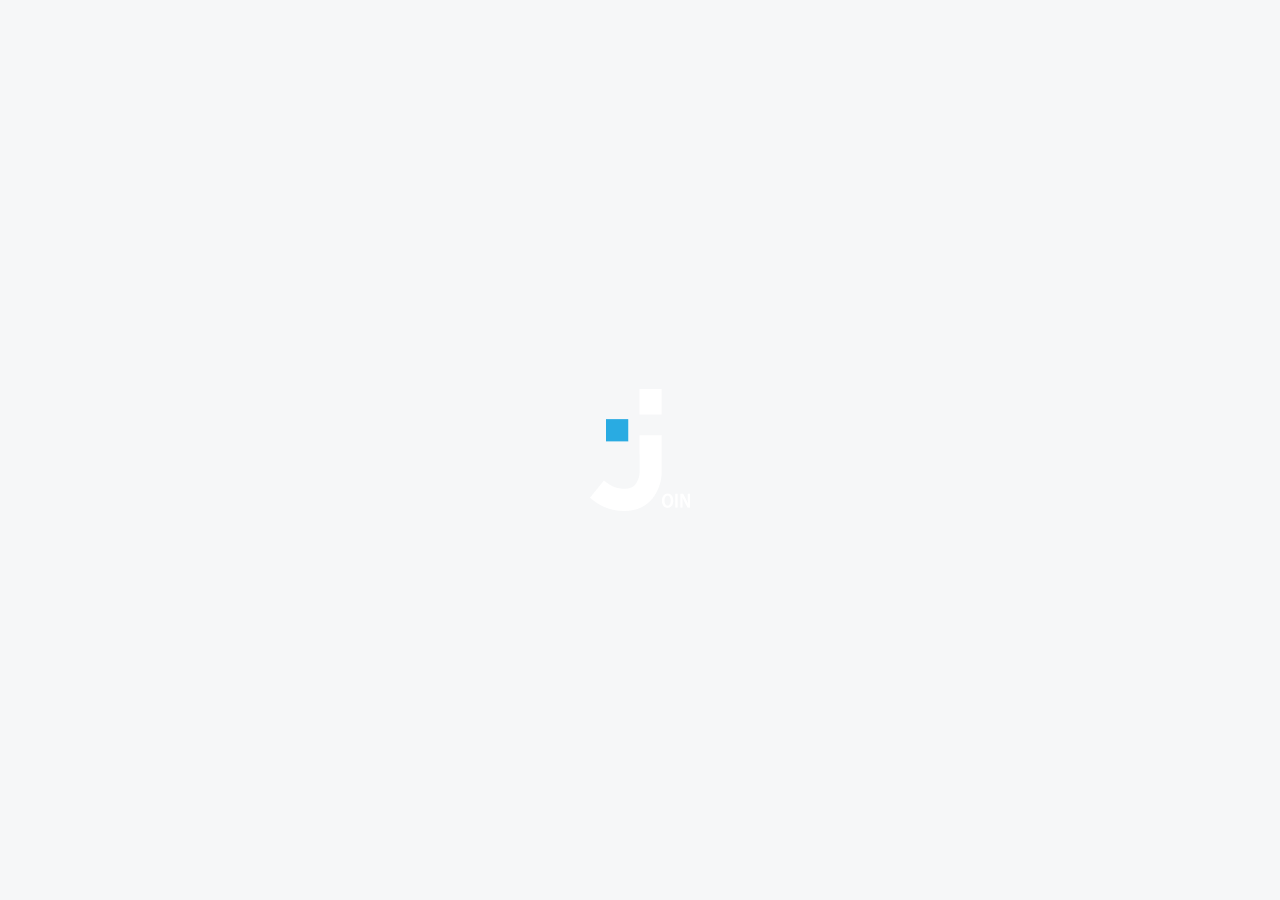
<file: index.html>
<!DOCTYPE html>
<html lang="en">
  <head>
    <meta charset="UTF-8" />
    <meta name="viewport" content="width=device-width, initial-scale=1.0" />
    <link rel="icon" type="image/png" href="/assets/img/logo_white.png" />
    <link rel="stylesheet" href="/css/animation.css" />
    <link rel="stylesheet" href="/standard.css" />
    <link rel="stylesheet" href="/css/login.css" />
    <link rel="stylesheet" href="/css/signUp.css" />
    <link rel="stylesheet" href="/responsiv/login-responsiv.css" />
    <script defer src="/script/animation.js"></script>
    <script defer src="script.js"></script>
    <script src="/script/database.js"></script>
    <script src="/script/sidebar.js"></script>
    <title>Join</title>
  </head>
  <body id="loginBody" onload="animationStartCheck(); getRemember()" onresize="checkWindowWitdh()">
    <section id="animation" class="animation">
      <div id="content" class="animation-content">
        <img id="logo" src="/assets/img/logo_white.png" alt="Logo" />
      </div>
    </section>
    <header id="login-header" class="login-header d-none">
      <section class="login-header">
        <div class="sign-up-content d-flex-y">
          <span>Not a Join user?</span>
          <a href="/html/signUp.html">Sign up</a>
        </div>
      </section>
    </header>
    <main id="login" class="login-section d-flex width100 d-none">
      <section class="login d-flex-x">
        <div class="login-content width100">
          <h1>Log in</h1>
          <div class="underline"></div>
        </div>
        <div>
          <form onsubmit="login(); return false;">
            <div id="email-content" class="input-content">
              <input
                id="email"
                class="input"
                placeholder="Email"
                type="email"
              />
              <img src="/assets/icon/mail.svg" alt="Email" />
            </div>
            <div>
              <div id="password-content" class="input-content">
                <input
                  onkeyup="changeImage(); validateLogin()"
                  id="password"
                  class="input"
                  placeholder="Password"
                  type="password"
                />
                <img
                  id="image"
                  onclick="passwordVisibility()"
                  src="/assets/icon/lock.svg"
                  alt="lock"
                />
              </div>
              <div id="error" class="msg-box d-none">
                <span>Check your email and password. Please try again</span>
              </div>
              <div id="notRegistered" class="msg-box d-none">
                <span>You are not registered. Please register first</span>
              </div>
            </div>
            <div class="checkbox d-flex-y">
              <input onclick="saveRemember()" type="checkbox" /><span
                >Remember me</span
              >
            </div>
            <div class="login-buttons d-flex-x">
              <button class="login-in">Log in</button>
              <a href="/html/summary.html" class="guest-log d-flex"
                >Guest Log in</a
              >
            </div>
          </form>
        </div>
      </section>
    </main>
    <footer id="info-notice" class="d-none">
      <section>
        <div class="login-mobil d-none">
        <div class="sign-up-content d-flex-y">
          <span>Not a Join user?</span>
          <a href="/html/signUp.html">Sign up</a>
        </div>
        </div>
        <div class="info-notice d-flex">
        <a href="/html/privacy-guest.html">Privacy Policy</a>
        <a href="/html/legalnotice-guest.html">Legal notice</a>
        </div>
      </section>
    </footer>
  </body>
</html>
</file>
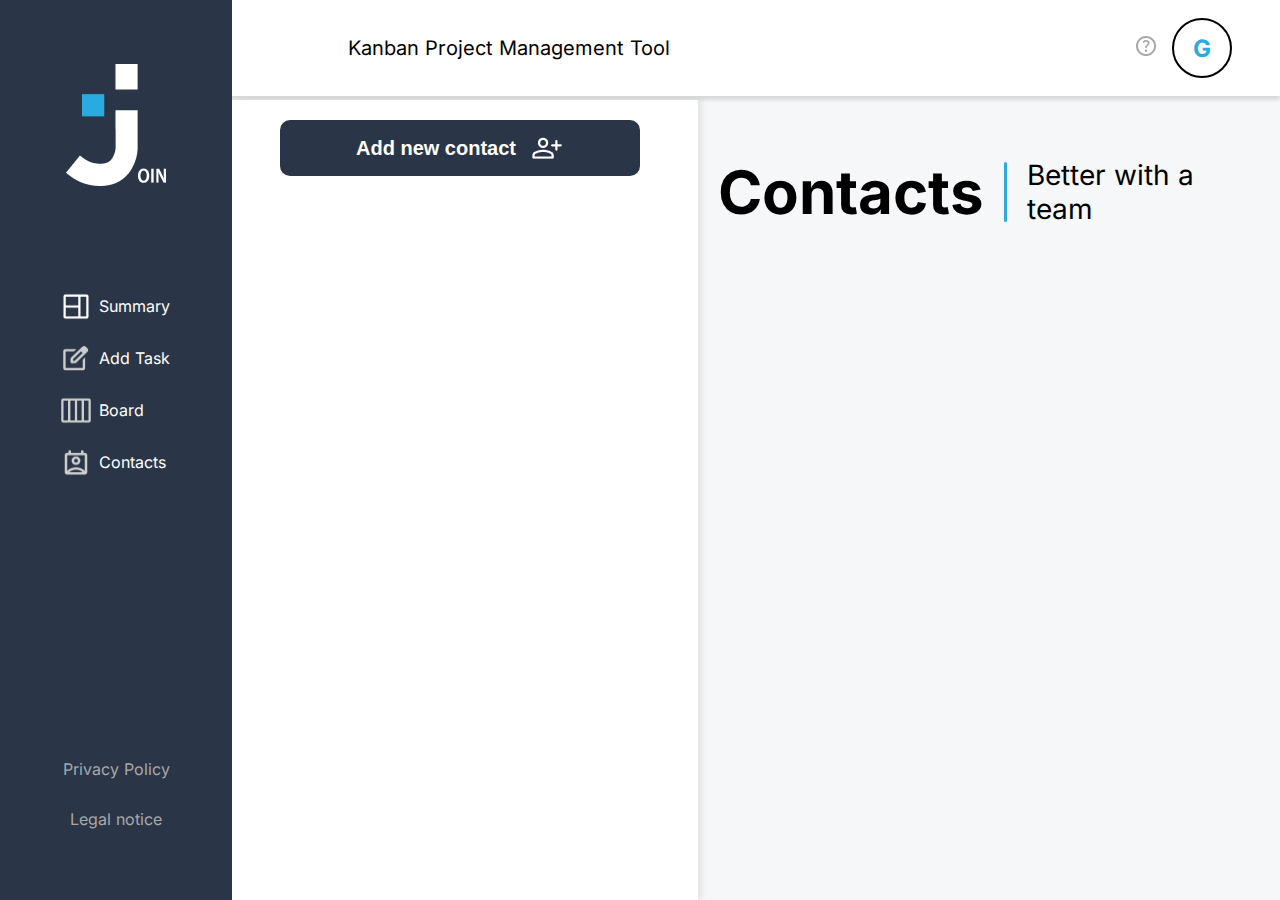
<file: html/contacts.html>
<!DOCTYPE html>
<html lang="en">
  <head>
    <meta charset="UTF-8" />
    <meta name="viewport" content="width=device-width, initial-scale=1.0" />
    <link rel="icon" type="image/png" href="/assets/img/logo_white.png" />
    <link rel="stylesheet" href="/standard.css" />
    <link rel="stylesheet" href="/css/header.css" />
    <link rel="stylesheet" href="/css/sidebar.css" />
    <link rel="stylesheet" href="/css/fonts.css" />
    <link rel="stylesheet" href="/css/contact.css" />
    <link rel="stylesheet" href="/css/contact_assets.css" />
    <link rel="stylesheet" href="/responsiv/contacts_responsiv.css" />
    <script defer src="/script/include.js"></script>
    <script defer src="/script/sidebar.js"></script>
    <script src="/script/database.js"></script>
    <script defer src="/script/contactsOperations.js"></script>
    <script defer src="/script/contacts.js"></script>
    <script defer src="/script/contactsTaskHandler.js"></script>
    <script defer src="/templates/contacts_templates.js"></script>
    <script defer src="/script.js"></script>
    <script src="/script/header.js"></script>
    <script defer src="/script/filepicker.js"></script>
    <title>Join</title>
  </head>
  <body onload="includeHTML(); loadContacts(); checkButtonPositionAndSetColor();">
    <header>
      <section>
        <div w3-include-html="header.html"></div>
      </section>
    </header>
    <aside>
      <section>
        <div w3-include-html="sidebar.html"></div>
      </section>
    </aside>
    <main class="contact-main">
      <section>
        <div class="contact-container">
        <div class="contact-list">
          <div class="d-flex add-contact-container">
            <button
              class="add-contact-btn d-flex"
              onclick="showAddContactOverlay()"
            >
              Add new contact
              <img src="/assets/img/person_add.png" />
            </button>
          </div>
          <div class="contacts"></div>
        </div>
        <div class="contact-detail-container" id="contactDetail">
          <button class="close-btn" onclick="hideContactDetails()">
            <img src="/assets/img/vector.png" />
          </button>
          <div class="contact-rightheadline">
            <div class="d-flex-y"></div>
            <h1 class="headline padding-right20">Contacts</h1>
            <div class="vertical-line-blue"></div>
            <span class="headline-right padding-left20"
              >Better with a team</span
            >
            <div class="horizontal-line-blue"></div>
          </div>
          <div class="contact-view contact-info">
            <div class="contact-details" id="contact-details">
              <div class="direction-row">
                <div class="contact-avatar"></div>
                <div
                  class="padding-left20 direction-column details-contact-name"
                >
                  <h2 class="margin0 padding-left20">
                    <span class="contact-name"></span>
                  </h2>
                  <div class="contact-actions">
                    <button id="edit-points-btn" onclick="toggleEditDelete()">
                      <img
                        src="/assets/img/edit-points.png"
                        alt="Edit Options"
                      />
                    </button>
                    <button
                      id="edit-btn"
                      class="edit-btn border-unset"
                      onclick="showEditContact()"
                    >
                      <img src="/assets/img/edit.png" alt="" />Edit
                    </button>
                    <button
                      id="delete-btn"
                      class="delete-btn border-unset"
                      onclick="deleteContact()"
                    >
                      <img src="/assets/img/delete.png" alt="" />Delete
                    </button>
                  </div>
                </div>
              </div>
              <span class="contact-information">Contact Information</span>
              <p>
                <span class="contact-data">Email:</span><br /><span
                  class="contact-email"
                  id="contact-email"
                ></span>
              </p>
              <p>
                <span class="contact-data">Phone:</span><br /><span
                  class="contact-phone"
                  id="contact-phone"
                ></span>
              </p>
            </div>
          </div>
        </div>
        </div>
        <div id="add-contact-overlay" class="overlay">
        <div class="overlay-content" onclick="event.stopPropagation()">
          <div class="overlay-left">
            <img
              src="/assets/img/close-white.svg"
              alt="Close"
              class="close-icon"
              onclick="clearValidationErrors(); clearInputFields(); hideOverlay()"
            />
            <img src="/assets/img/logo_white.png" alt="" />
            <h1>Add Contact</h1>
            <p>Tasks are better with a team!</p>
            <div class="horizontal-line-blue"></div>
          </div>
          <div class="d-flex">
            <div class="profil-wrapper d-flex">
              <img
                id="profilImage"
                class="profil-image profil-object"
                alt="Image"
              />
              <img
                class="input-image"
                onclick="openProfilImageFilePicker()"
                onmouseover="changeInputImage(this)"
                onmouseout="resetInputImage(this)"
                src="/assets/icon/add_photo.png"
                alt="Photo"
              />
              <input
                type="file"
                id="filepicker"
                class="d-none"
                accept="image/*"
              />
            </div>
          </div>
          <form
            class="direction-column"
            onsubmit="addNewContact(); return false;"
          >
            <div class="input-container">
              <input type="text" placeholder="Name" id="add-name" />
              <span id="name-error" class="error-message"></span>
            </div>
            <div class="input-container">
              <input type="email" placeholder="Email" id="add-email" />
              <span id="email-error" class="error-message"></span>
            </div>
            <div class="input-container">
              <input type="tel" placeholder="Phone" id="add-phone" />
              <span id="phone-error" class="error-message"></span>
            </div>
            <div class="contacts-button">
              <button
                type="button"
                class="cancel"
                onmouseover="changeCancelImage(this, 'hover')"
                onmouseout="changeCancelImage(this, 'default')"
                onclick="clearValidationErrors(); clearInputFields(); hideOverlay()"
              >
                Cancel<img src="/assets/img/close.svg" alt="" />
              </button>
              <button type="submit" class="create-contact">
                Create contact<img src="/assets/img/check-white.svg" alt="" />
              </button>
            </div>
          </form>
          <img
            class="close-black-add-icon"
            onclick="clearValidationErrors(); clearInputFields(); hideOverlay()"
            src="/assets/img/close-black.svg"
            alt=""
          />
        </div>
        </div>
        <div id="edit-contact-overlay" class="overlay slide-out">
        <div class="overlay-content" onclick="event.stopPropagation()">
          <div class="overlay-left">
            <img
              src="/assets/img/close-white.svg"
              alt="Close"
              class="close-icon"
              onclick="clearValidationErrors(); clearInputFields(); hideOverlay()"
            />
            <img src="/assets/img/logo_white.png" alt="" />
            <h1>Edit Contact</h1>
            <div class="horizontal-line-blue"></div>
          </div>
          <div id="edit-avatar" class="edit-overlay-middle d-flex">
            <div class="profil-wrapper d-flex">
              <div
                id="profilInitialsOverlay"
                class="d-none contact-overlay-initials"
              ></div>
              <img id="profilImageOverlay" class="profil-image profil-object" />
              <img
                class="input-image"
                onclick="openEditImageFilePicker()"
                onmouseover="changeInputImage(this)"
                onmouseout="resetInputImage(this)"
                src="/assets/icon/add_photo.png"
                alt="Photo"
              />
              <input
                type="file"
                id="filepicker"
                class="d-none"
                accept="image/*"
              />
            </div>
          </div>
          <form class="direction-column">
            <div class="input-container">
              <input type="text" placeholder="Name" id="edit-name" required />
              <span id="edit-name-error" class="error-message"></span>
            </div>
            <div class="input-container">
              <input
                type="email"
                placeholder="Email"
                id="edit-email"
                required
              />
              <span id="edit-email-error" class="error-message"></span>
            </div>
            <div class="input-container">
              <input type="tel" placeholder="Phone" id="edit-phone" required />
              <span id="edit-phone-error" class="error-message"></span>
            </div>
            <input type="hidden" id="edit-contact-id" />
            <div class="contacts-button">
              <button
                type="button"
                class="delete"
                onmouseover="changeCancelImage(this, 'hover')"
                onmouseout="changeCancelImage(this, 'default')"
                onclick="clearValidationErrors(); deleteContact(); hideOverlay()"
              >
                Delete<img src="/assets/img/close.svg" alt="" />
              </button>
              <button
                type="button"
                class="save-changes"
                onclick="validateEditContact()"
              >
                Save<img src="/assets/img/check-white.svg" alt="" />
              </button>
            </div>
          </form>
          <img
            class="close-black-icon"
            onclick="clearValidationErrors(); clearInputFields(); hideOverlay()"
            src="/assets/img/close-black.svg"
            alt=""
          />
        </div>
        </div>
      </section>
    </main>
  </body>
</html>
</file>
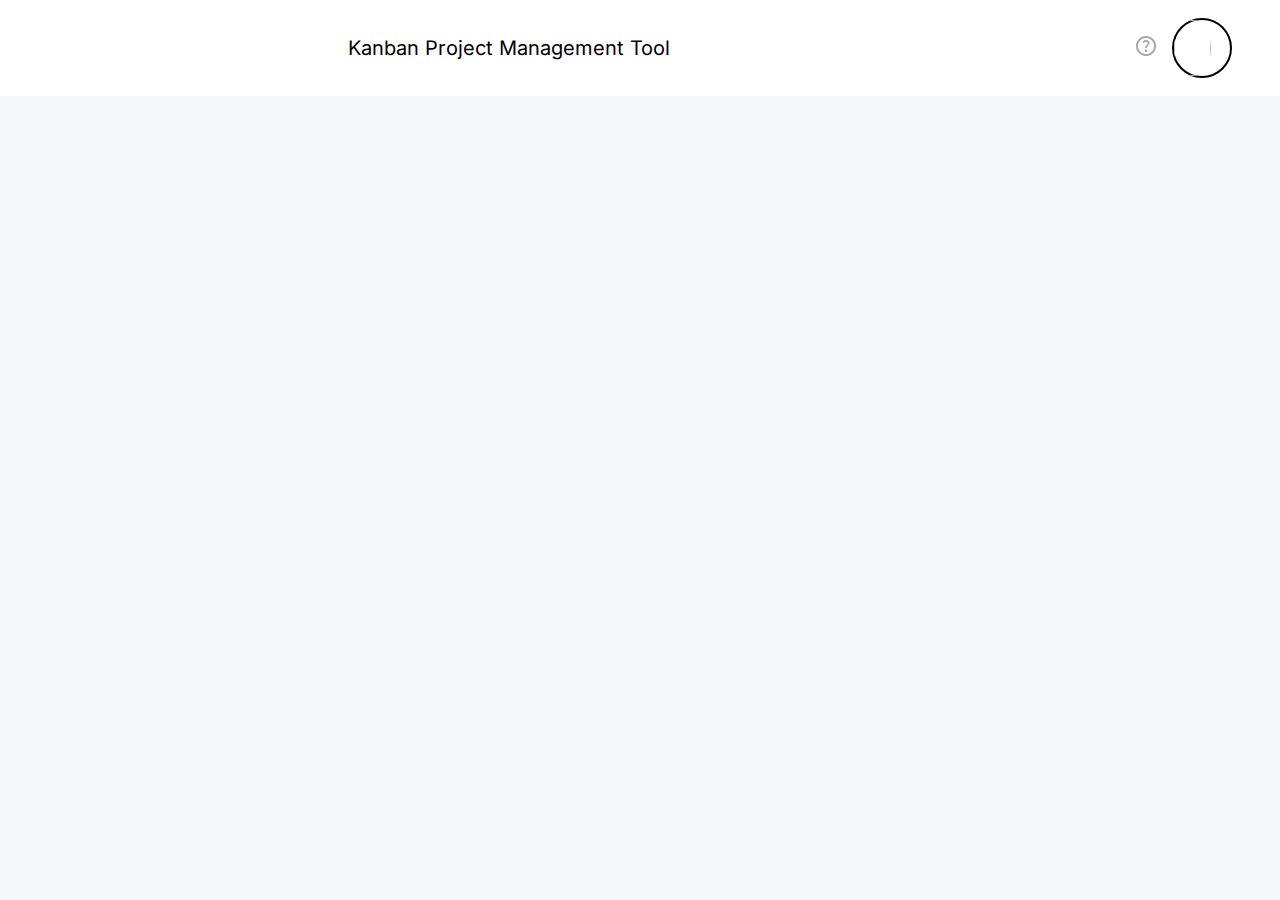
<file: html/header.html>
<!DOCTYPE html>
<html lang="en">
  <head>
    <meta charset="UTF-8" />
    <meta name="viewport" content="width=device-width, initial-scale=1.0" />
    <link rel="icon" type="image/png" href="/assets/img/logo_white.png" />
    <link rel="stylesheet" href="/standard.css" />
    <link rel="stylesheet" href="/css/header.css" />
    <link rel="stylesheet" href="/css/fonts.css" />
    <link rel="stylesheet" href="/responsiv/header_responsiv.css" />
    <script src="/script/database.js"></script>
    <script src="/script/header.js"></script>
    <script defer src="/script/include.js"></script>
    <title>Join</title>
  </head>
  <body>
    <header>
      <section>
        <div class="max-content">
          <div class="header-content">
            <div class="mobile-logo">
              <img src="/assets/img/logo_blue.png" alt="Logo" />
            </div>
            <div class="header-headline">
              <p>Kanban Project Management Tool</p>
            </div>
            <div id="user" class="header-right">
              <a href="/html/help.html"
                ><img src="/assets/img/help.png" alt="Help"
              /></a>
              <div
                id="user-letter"
                onclick="toggleUserMenu()"
                class="user-letter"
              >
                <img id="user-image" />
                <h2 id="user-initial"></h2>
              </div>
            </div>
          </div>
          <div id="userMenu" class="logout-menu d-none">
            <div class="logout">
              <a href="/html/legalnotice.html">Legal Notice</a>
            </div>
            <div class="logout">
              <a href="/html/privacy.html">Privacy Police</a>
            </div>
            <div onclick="logOut()" class="logout"><a href="#">Log Out</a></div>
          </div>
          <div id="userMobile" class="d-none">
            <div class="logout"><a href="/html/help.html">Help</a></div>
            <div class="logout">
              <a href="/html/legalnotice.html">Legal Notice</a>
            </div>
            <div class="logout">
              <a href="/html/privacy.html">Privacy Police</a>
            </div>
            <div onclick="logOut()" class="logout"><a href="#">Log Out</a></div>
          </div>
        </div>
      </section>
    </header>
  </body>
</html>
</file>
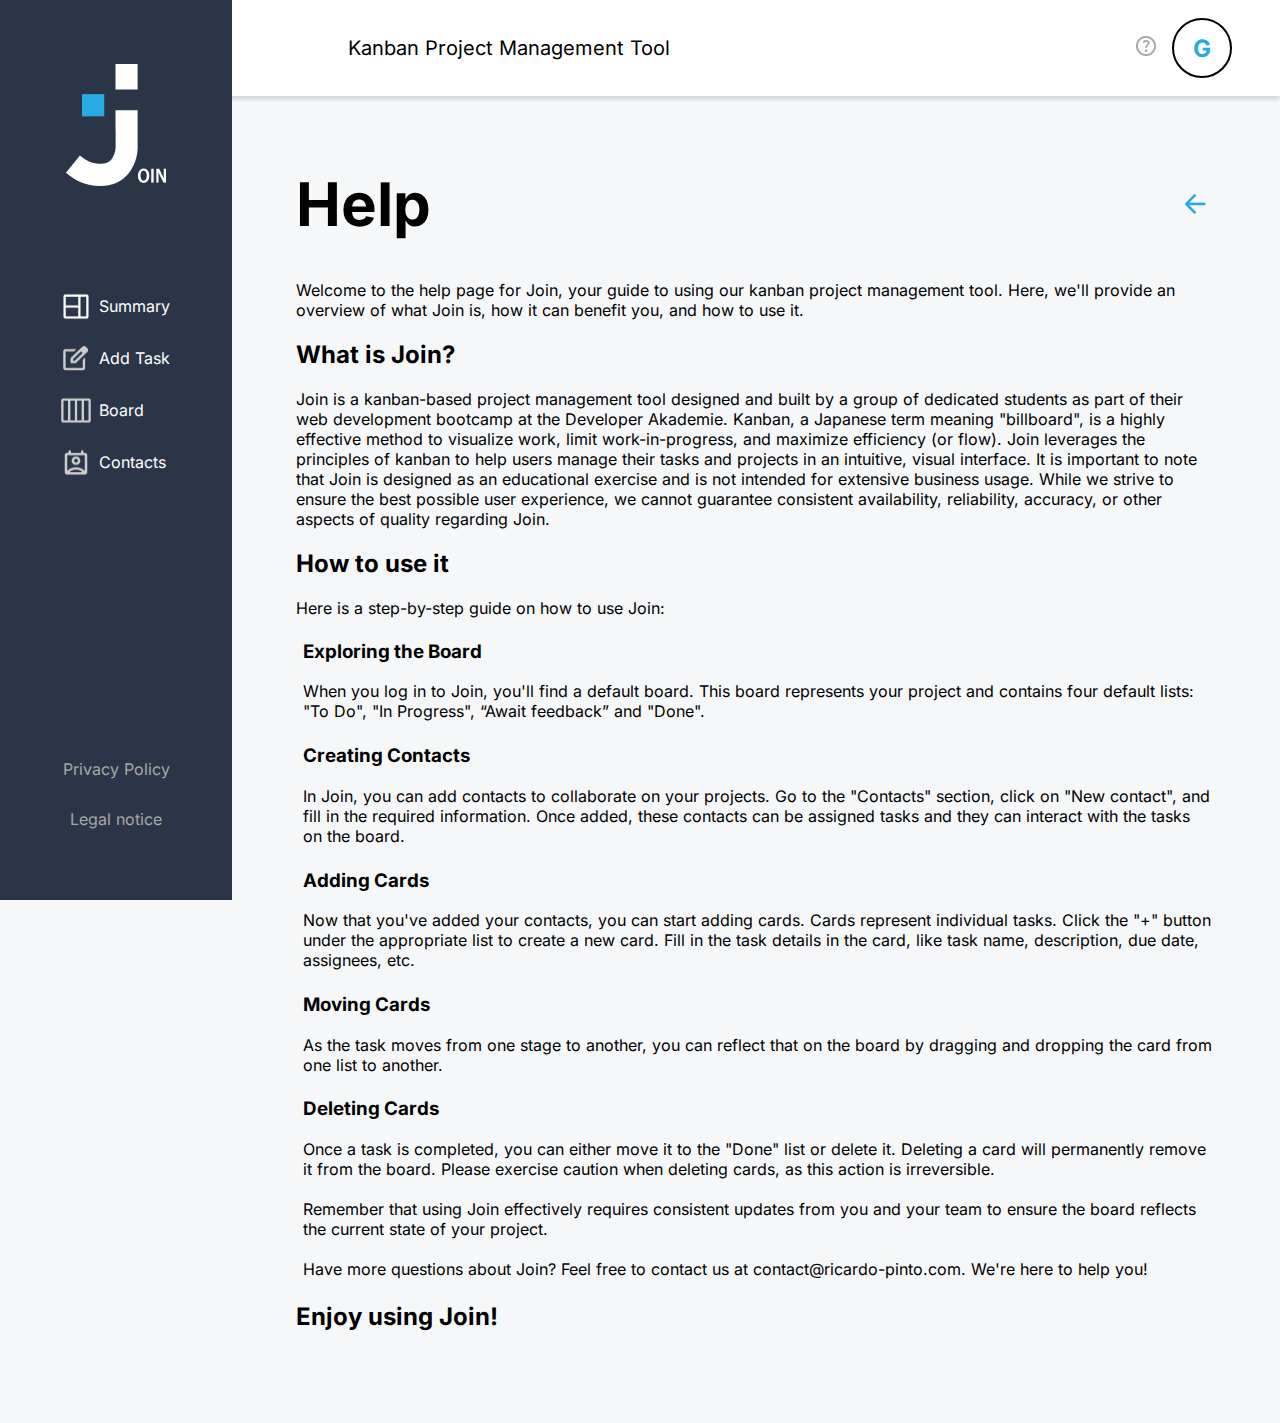
<file: html/help.html>
<!DOCTYPE html>
<html lang="en">
  <head>
    <meta charset="UTF-8" />
    <meta name="viewport" content="width=device-width, initial-scale=1.0" />
    <link rel="icon" type="image/png" href="/assets/img/logo_white.png" />
    <link rel="stylesheet" href="/standard.css" />
    <link rel="stylesheet" href="/css/header.css" />
    <link rel="stylesheet" href="/css/sidebar.css" />
    <link rel="stylesheet" href="/css/fonts.css" />
    <link rel="stylesheet" href="/css/policy.css" />
    <link rel="stylesheet" href="/responsiv/policy_responsiv.css" />
    <script defer src="/script/include.js"></script>
    <script defer src="/script/sidebar.js"></script>
    <script defer src="/script/policy.js"></script>
    <script src="/script/header.js"></script>
    <title>Join</title>
  </head>
  <body onload="includeHTML()">
    <header>
      <section>
        <div w3-include-html="header.html"></div>
      </section>
    </header>
    <aside>
      <section>
        <div w3-include-html="sidebar.html"></div>
      </section>
    </aside>
    <main>
      <section>
        <div class="headline-legal">
          <h1 class="headline">Help</h1>
          <img
            class="vector-legal"
            src="/assets/img/vector.png"
            alt=""
            onclick="goBack()"
          />
        </div>
        <div>
          <span>
            Welcome to the help page for Join, your guide to using our kanban
            project management tool. Here, we'll provide an overview of what
            Join is, how it can benefit you, and how to use it.</span
          >
          <div>
            <h2>What is Join?</h2>
            <span
              >Join is a kanban-based project management tool designed and built
              by a group of dedicated students as part of their web development
              bootcamp at the Developer Akademie.</span
            >
            <span
              >Kanban, a Japanese term meaning "billboard", is a highly
              effective method to visualize work, limit work-in-progress, and
              maximize efficiency (or flow). Join leverages the principles of
              kanban to help users manage their tasks and projects in an
              intuitive, visual interface.</span
            >
            <span
              >It is important to note that Join is designed as an educational
              exercise and is not intended for extensive business usage. While
              we strive to ensure the best possible user experience, we cannot
              guarantee consistent availability, reliability, accuracy, or other
              aspects of quality regarding Join.</span
            >
          </div>
          <h2>How to use it</h2>
          <div>
            <span>Here is a step-by-step guide on how to use Join:</span>
            <div>
              <table>
                <tbody>
                  <tr>
                    <td></td>
                    <td>
                      <h3>Exploring the Board</h3>
                      <span>
                        When you log in to Join, you'll find a default board.
                        This board represents your project and contains four
                        default lists: "To Do", "In Progress", “Await feedback”
                        and "Done".</span
                      >
                    </td>
                  </tr>
                  <tr>
                    <td></td>
                    <td>
                      <h3>Creating Contacts</h3>
                      <span
                        >In Join, you can add contacts to collaborate on your
                        projects. Go to the "Contacts" section, click on "New
                        contact", and fill in the required information. Once
                        added, these contacts can be assigned tasks and they can
                        interact with the tasks on the board.</span
                      >
                    </td>
                  </tr>
                  <tr>
                    <td></td>
                    <td>
                      <h3>Adding Cards</h3>
                      <span>
                        Now that you've added your contacts, you can start
                        adding cards. Cards represent individual tasks. Click
                        the "+" button under the appropriate list to create a
                        new card. Fill in the task details in the card, like
                        task name, description, due date, assignees, etc.</span
                      >
                    </td>
                  </tr>
                  <tr>
                    <td></td>
                    <td>
                      <h3>Moving Cards</h3>
                      <span
                        >As the task moves from one stage to another, you can
                        reflect that on the board by dragging and dropping the
                        card from one list to another.</span
                      >
                    </td>
                  </tr>
                  <tr>
                    <td></td>
                    <td>
                      <h3>Deleting Cards</h3>
                      <span
                        >Once a task is completed, you can either move it to the
                        "Done" list or delete it. Deleting a card will
                        permanently remove it from the board. Please exercise
                        caution when deleting cards, as this action is
                        irreversible. <br />
                        <br />
                        Remember that using Join effectively requires consistent
                        updates from you and your team to ensure the board
                        reflects the current state of your project.
                        <br />
                        <br />
                        Have more questions about Join? Feel free to contact us
                        at contact@ricardo-pinto.com. We're here to help you!
                      </span>
                    </td>
                  </tr>
                </tbody>
              </table>
            </div>
          </div>
          <h2>Enjoy using Join!</h2>
          <br />
          <br />
        </div>
      </section>
    </main>
  </body>
</html>
</file>
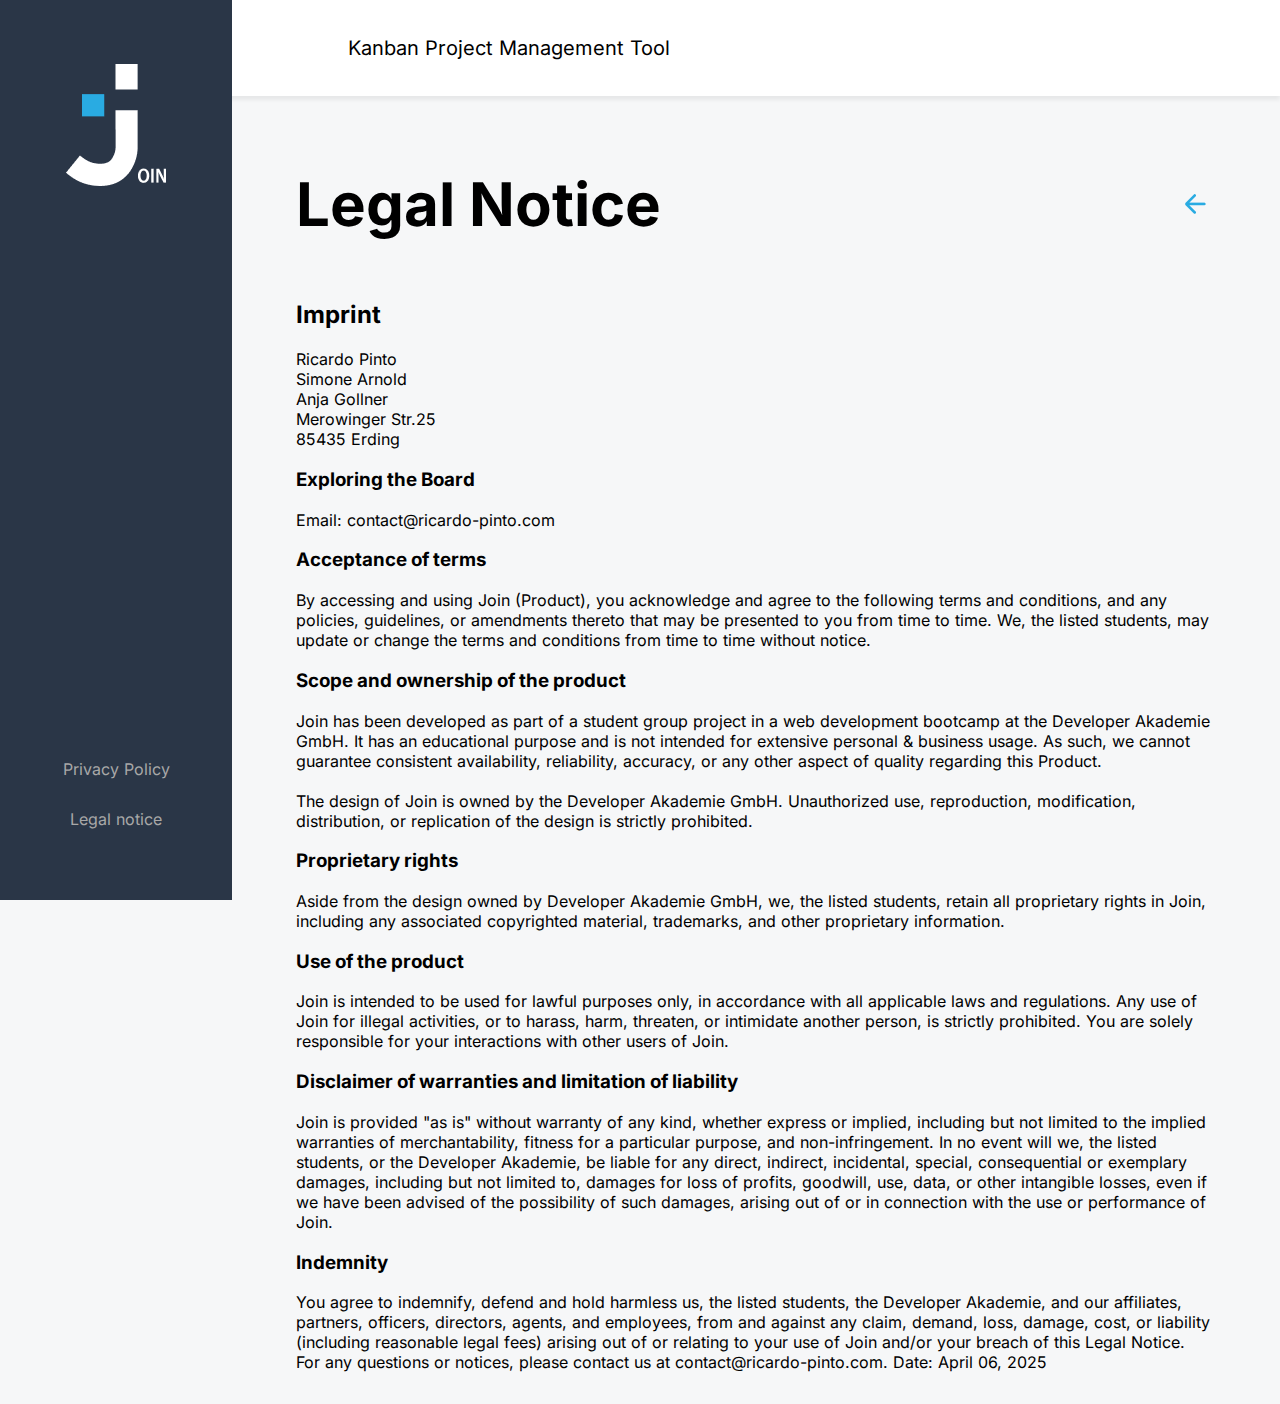
<file: html/legalnotice-guest.html>
<!DOCTYPE html>
<html lang="en">
  <head>
    <meta charset="UTF-8" />
    <meta name="viewport" content="width=device-width, initial-scale=1.0" />
    <link rel="icon" type="image/png" href="/assets/img/logo_white.png" />
    <link rel="stylesheet" href="/standard.css" />
    <link rel="stylesheet" href="/css/header.css" />
    <link rel="stylesheet" href="/css/sidebar.css" />
    <link rel="stylesheet" href="/css/fonts.css" />
    <link rel="stylesheet" href="/css/policy_guest.css" />
    <link rel="stylesheet" href="/responsiv/header_responsiv.css" />
    <link rel="stylesheet" href="/responsiv/sidebar_responsiv.css" />
    <link rel="stylesheet" href="/responsiv/policy_guest_responsiv.css" />
    <script defer src="/script/policy.js"></script>
    <title>Join</title>
  </head>
  <body>
    <header>
      <section class="header-content">
        <div class="mobile-logo">
          <img src="/assets/img/logo_blue.png" alt="Logo" />
        </div>
        <div class="header-headline">
          <p>Kanban Project Management Tool</p>
        </div>
      </section>
    </header>
    <aside>
      <section class="sidebar-guest">
        <div class="logo d-flex width100">
          <div class="image-sidebar">
            <img src="/assets/img/logo_white.png" alt="Logo" />
          </div>
        </div>
        <div class="info width100 d-flex">
          <a href="./privacy-guest.html">
            <p>Privacy Policy</p>
          </a>
          <a href="#">
            <p>Legal notice</p>
          </a>
        </div>
      </section>
    </aside>
    <main>
      <section>
        <div class="headline-legal">
          <h1 class="headline">Legal Notice</h1>
          <img
            class="vector-legal"
            src="/assets/img/vector.png"
            onclick="goBack()"
          />
        </div>
        <div>
          <div>
            <h2>Imprint</h2>
            <div class="legalnotice-infos">
              <p>Ricardo Pinto</p>
              <p>Simone Arnold</p>
              <p>Anja Gollner</p>
              <p>Merowinger Str.25</p>
              <p>85435 Erding</p>
            </div>
            <div>
              <h3>Exploring the Board</h3>
              <span>Email: contact@ricardo-pinto.com</span>
            </div>
            <div>
              <h3>Acceptance of terms</h3>
              <span>
                By accessing and using Join (Product), you acknowledge and agree
                to the following terms and conditions, and any policies,
                guidelines, or amendments thereto that may be presented to you
                from time to time. We, the listed students, may update or change
                the terms and conditions from time to time without notice.
              </span>
            </div>
            <div>
              <h3>Scope and ownership of the product</h3>
              <span>
                Join has been developed as part of a student group project in a
                web development bootcamp at the Developer Akademie GmbH. It has
                an educational purpose and is not intended for extensive
                personal & business usage. As such, we cannot guarantee
                consistent availability, reliability, accuracy, or any other
                aspect of quality regarding this Product. <br /><br />
                The design of Join is owned by the Developer Akademie GmbH.
                Unauthorized use, reproduction, modification, distribution, or
                replication of the design is strictly prohibited.
              </span>
            </div>
            <div>
              <h3>Proprietary rights</h3>
              <span>
                Aside from the design owned by Developer Akademie GmbH, we, the
                listed students, retain all proprietary rights in Join,
                including any associated copyrighted material, trademarks, and
                other proprietary information.
              </span>
            </div>
            <div>
              <h3>Use of the product</h3>
              <span>
                Join is intended to be used for lawful purposes only, in
                accordance with all applicable laws and regulations. Any use of
                Join for illegal activities, or to harass, harm, threaten, or
                intimidate another person, is strictly prohibited. You are
                solely responsible for your interactions with other users of
                Join.
              </span>
            </div>
            <div>
              <h3>Disclaimer of warranties and limitation of liability</h3>
              <span>
                Join is provided "as is" without warranty of any kind, whether
                express or implied, including but not limited to the implied
                warranties of merchantability, fitness for a particular purpose,
                and non-infringement. In no event will we, the listed students,
                or the Developer Akademie, be liable for any direct, indirect,
                incidental, special, consequential or exemplary damages,
                including but not limited to, damages for loss of profits,
                goodwill, use, data, or other intangible losses, even if we have
                been advised of the possibility of such damages, arising out of
                or in connection with the use or performance of Join.
              </span>
            </div>
            <div>
              <h3>Indemnity</h3>
              <span>
                You agree to indemnify, defend and hold harmless us, the listed
                students, the Developer Akademie, and our affiliates, partners,
                officers, directors, agents, and employees, from and against any
                claim, demand, loss, damage, cost, or liability (including
                reasonable legal fees) arising out of or relating to your use of
                Join and/or your breach of this Legal Notice.
              </span>
            </div>
            <span>
              For any questions or notices, please contact us at contact@ricardo-pinto.com.
            </span>
            <span>Date: April 06, 2025</span>
          </div>
        </div>
      </section>
    </main>
  </body>
</html>
</file>
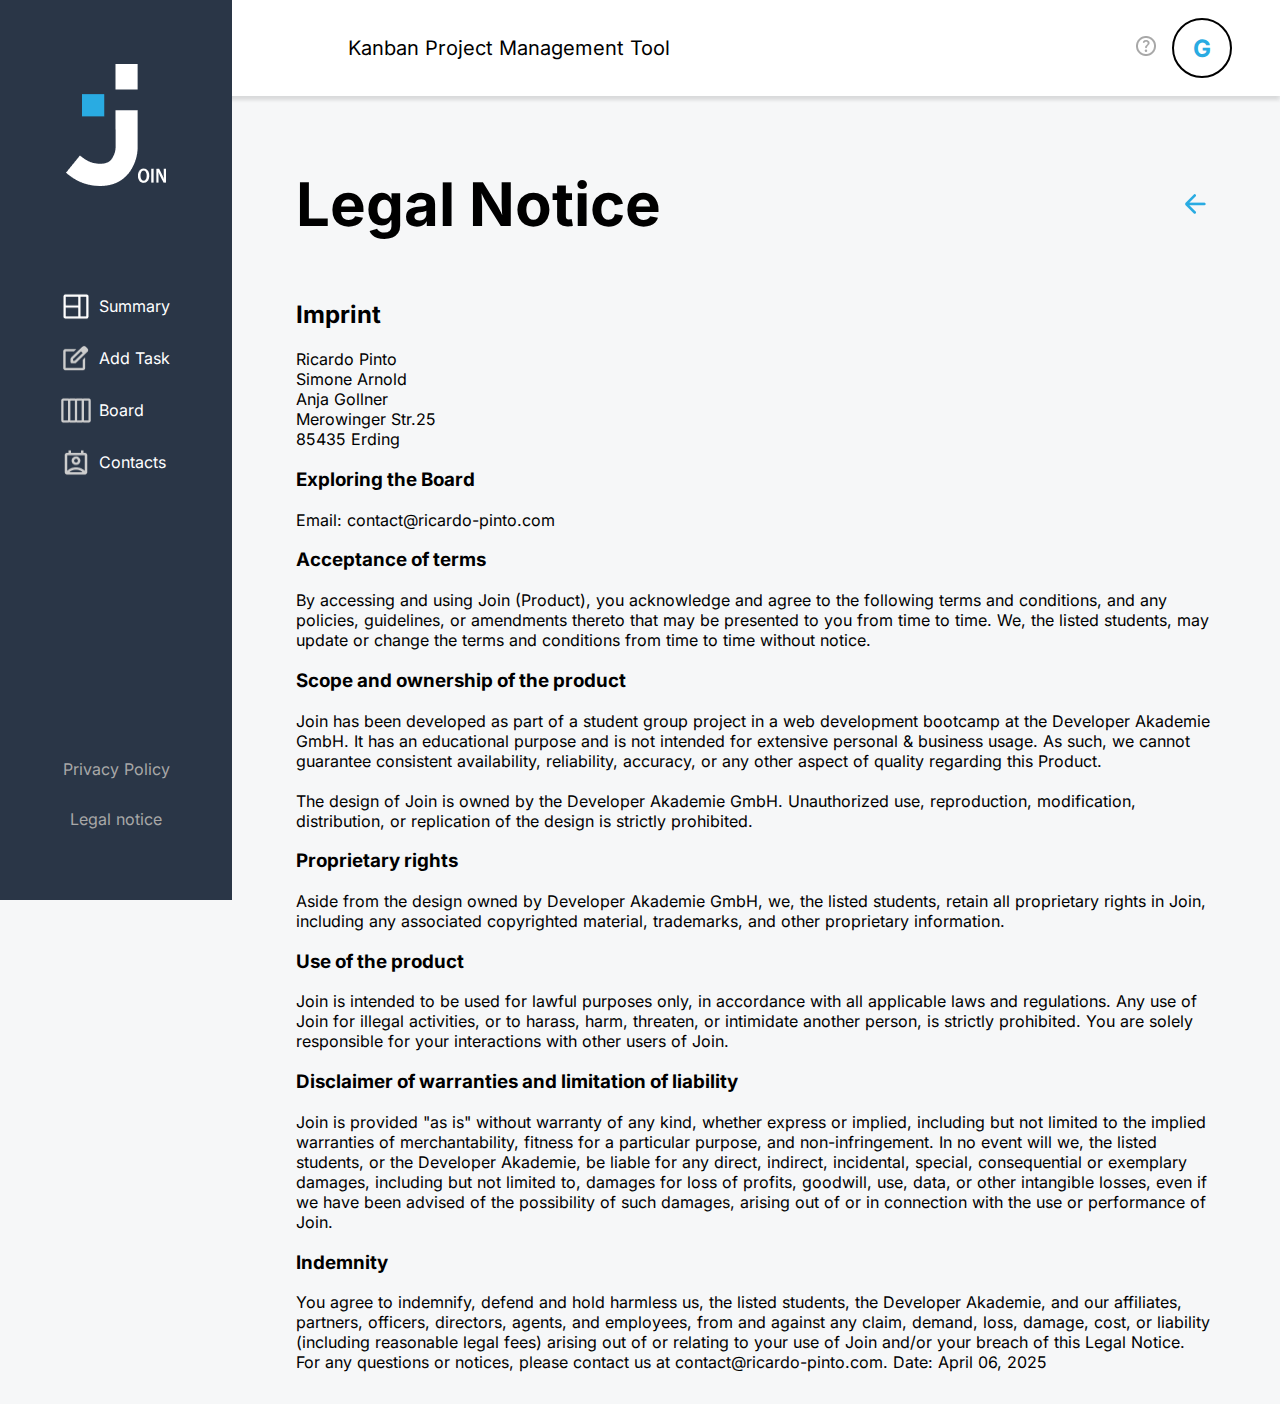
<file: html/legalnotice.html>
<!DOCTYPE html>
<html lang="en">
  <head>
    <meta charset="UTF-8" />
    <meta name="viewport" content="width=device-width, initial-scale=1.0" />
    <link rel="icon" type="image/png" href="/assets/img/logo_white.png" />
    <link rel="stylesheet" href="/standard.css" />
    <link rel="stylesheet" href="/css/header.css" />
    <link rel="stylesheet" href="/css/sidebar.css" />
    <link rel="stylesheet" href="/css/fonts.css" />
    <link rel="stylesheet" href="/css/policy.css" />
    <link rel="stylesheet" href="/responsiv/policy_responsiv.css" />
    <script defer src="/script/include.js"></script>
    <script src="/script/database.js"></script>
    <script defer src="/script/sidebar.js"></script>
    <script defer src="/script/policy.js"></script>
    <script src="/script/header.js"></script>
    <title>Join</title>
  </head>
  <body onload="includeHTML()">
    <header>
      <section>
        <div w3-include-html="header.html"></div>
      </section>
    </header>
    <aside>
      <section>
        <div w3-include-html="sidebar.html"></div>
      </section>
    </aside>
    <main>
      <section>
        <div class="headline-legal">
          <h1 class="headline">Legal Notice</h1>
          <img
            class="vector-legal"
            src="/assets/img/vector.png"
            alt=""
            onclick="goBack()"
          />
        </div>
        <div>
          <div>
            <h2>Imprint</h2>
            <div class="legalnotice-infos">
              <p>Ricardo Pinto</p>
              <p>Simone Arnold</p>
              <p>Anja Gollner</p>
              <p>Merowinger Str.25</p>
              <p>85435  Erding</p>
            </div>
            <div>
              <h3>Exploring the Board</h3>
              <span>Email: contact@ricardo-pinto.com</span>
            </div>
            <div>
              <h3>Acceptance of terms</h3>
              <span>
                By accessing and using Join (Product), you acknowledge and agree
                to the following terms and conditions, and any policies,
                guidelines, or amendments thereto that may be presented to you
                from time to time. We, the listed students, may update or change
                the terms and conditions from time to time without notice.
              </span>
            </div>
            <div>
              <h3>Scope and ownership of the product</h3>
              <span>
                Join has been developed as part of a student group project in a
                web development bootcamp at the Developer Akademie GmbH. It has
                an educational purpose and is not intended for extensive
                personal & business usage. As such, we cannot guarantee
                consistent availability, reliability, accuracy, or any other
                aspect of quality regarding this Product. <br /><br />
                The design of Join is owned by the Developer Akademie GmbH.
                Unauthorized use, reproduction, modification, distribution, or
                replication of the design is strictly prohibited.
              </span>
            </div>
            <div>
              <h3>Proprietary rights</h3>
              <span>
                Aside from the design owned by Developer Akademie GmbH, we, the
                listed students, retain all proprietary rights in Join,
                including any associated copyrighted material, trademarks, and
                other proprietary information.
              </span>
            </div>
            <div>
              <h3>Use of the product</h3>
              <span>
                Join is intended to be used for lawful purposes only, in
                accordance with all applicable laws and regulations. Any use of
                Join for illegal activities, or to harass, harm, threaten, or
                intimidate another person, is strictly prohibited. You are
                solely responsible for your interactions with other users of
                Join.
              </span>
            </div>
            <div>
              <h3>Disclaimer of warranties and limitation of liability</h3>
              <span>
                Join is provided "as is" without warranty of any kind, whether
                express or implied, including but not limited to the implied
                warranties of merchantability, fitness for a particular purpose,
                and non-infringement. In no event will we, the listed students,
                or the Developer Akademie, be liable for any direct, indirect,
                incidental, special, consequential or exemplary damages,
                including but not limited to, damages for loss of profits,
                goodwill, use, data, or other intangible losses, even if we have
                been advised of the possibility of such damages, arising out of
                or in connection with the use or performance of Join.
              </span>
            </div>
            <div>
              <h3>Indemnity</h3>
              <span>
                You agree to indemnify, defend and hold harmless us, the listed
                students, the Developer Akademie, and our affiliates, partners,
                officers, directors, agents, and employees, from and against any
                claim, demand, loss, damage, cost, or liability (including
                reasonable legal fees) arising out of or relating to your use of
                Join and/or your breach of this Legal Notice.
              </span>
            </div>
            <span>
              For any questions or notices, please contact us at contact@ricardo-pinto.com.
            </span>
            <span>Date: April 06, 2025</span>
          </div>
        </div>
      </section>
    </main>
  </body>
</html>
</file>
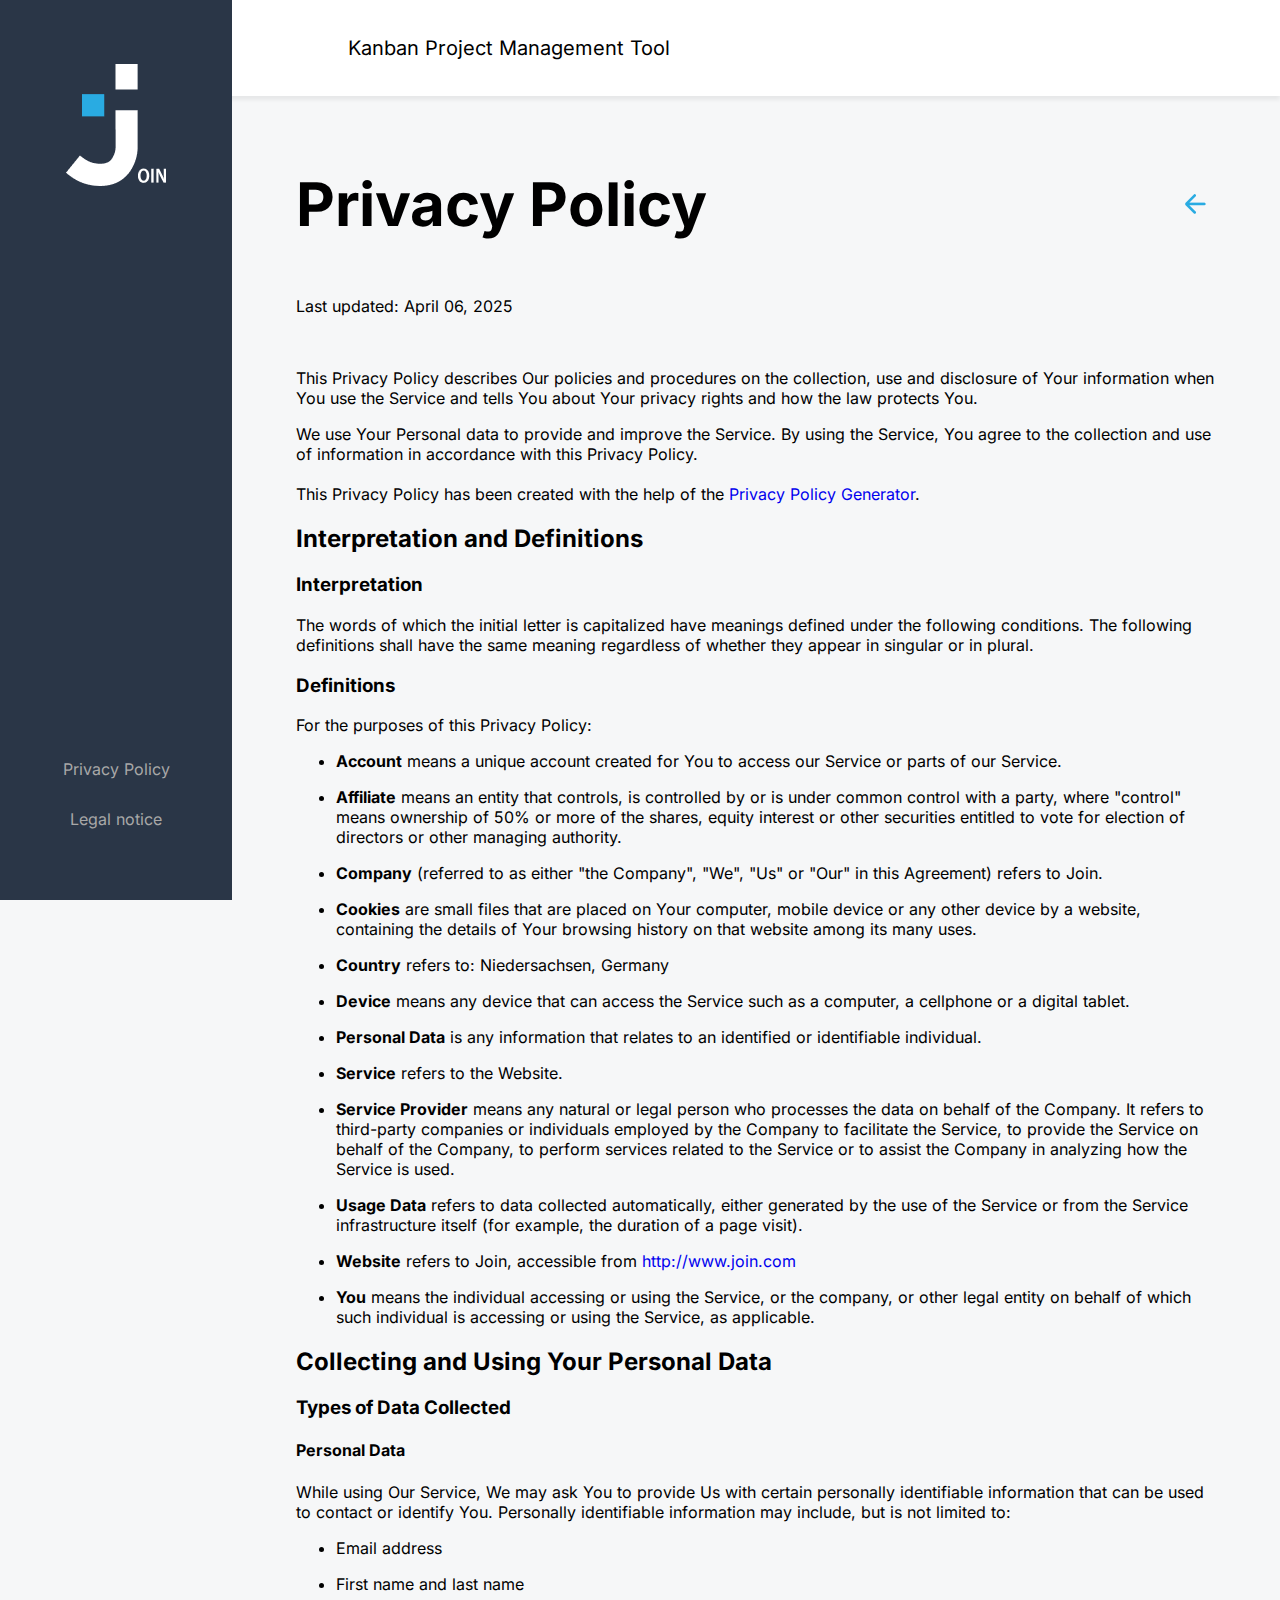
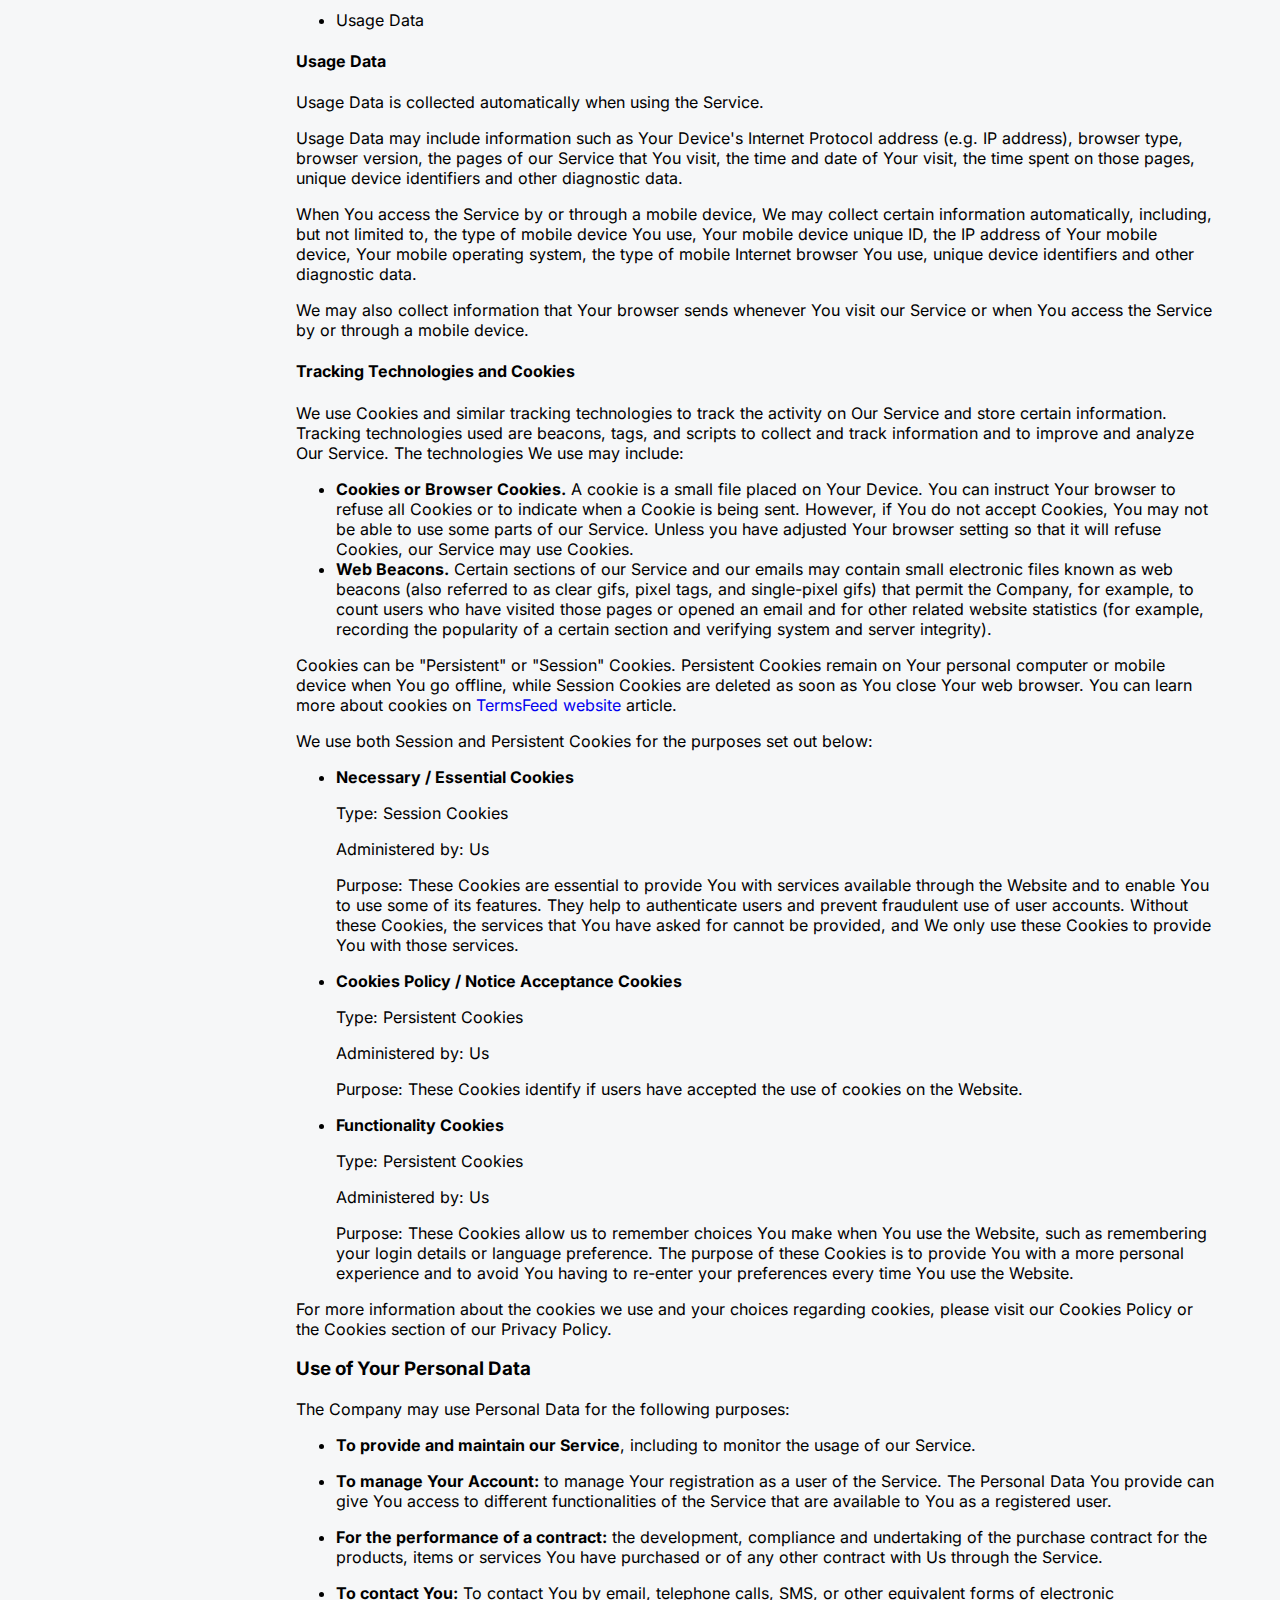
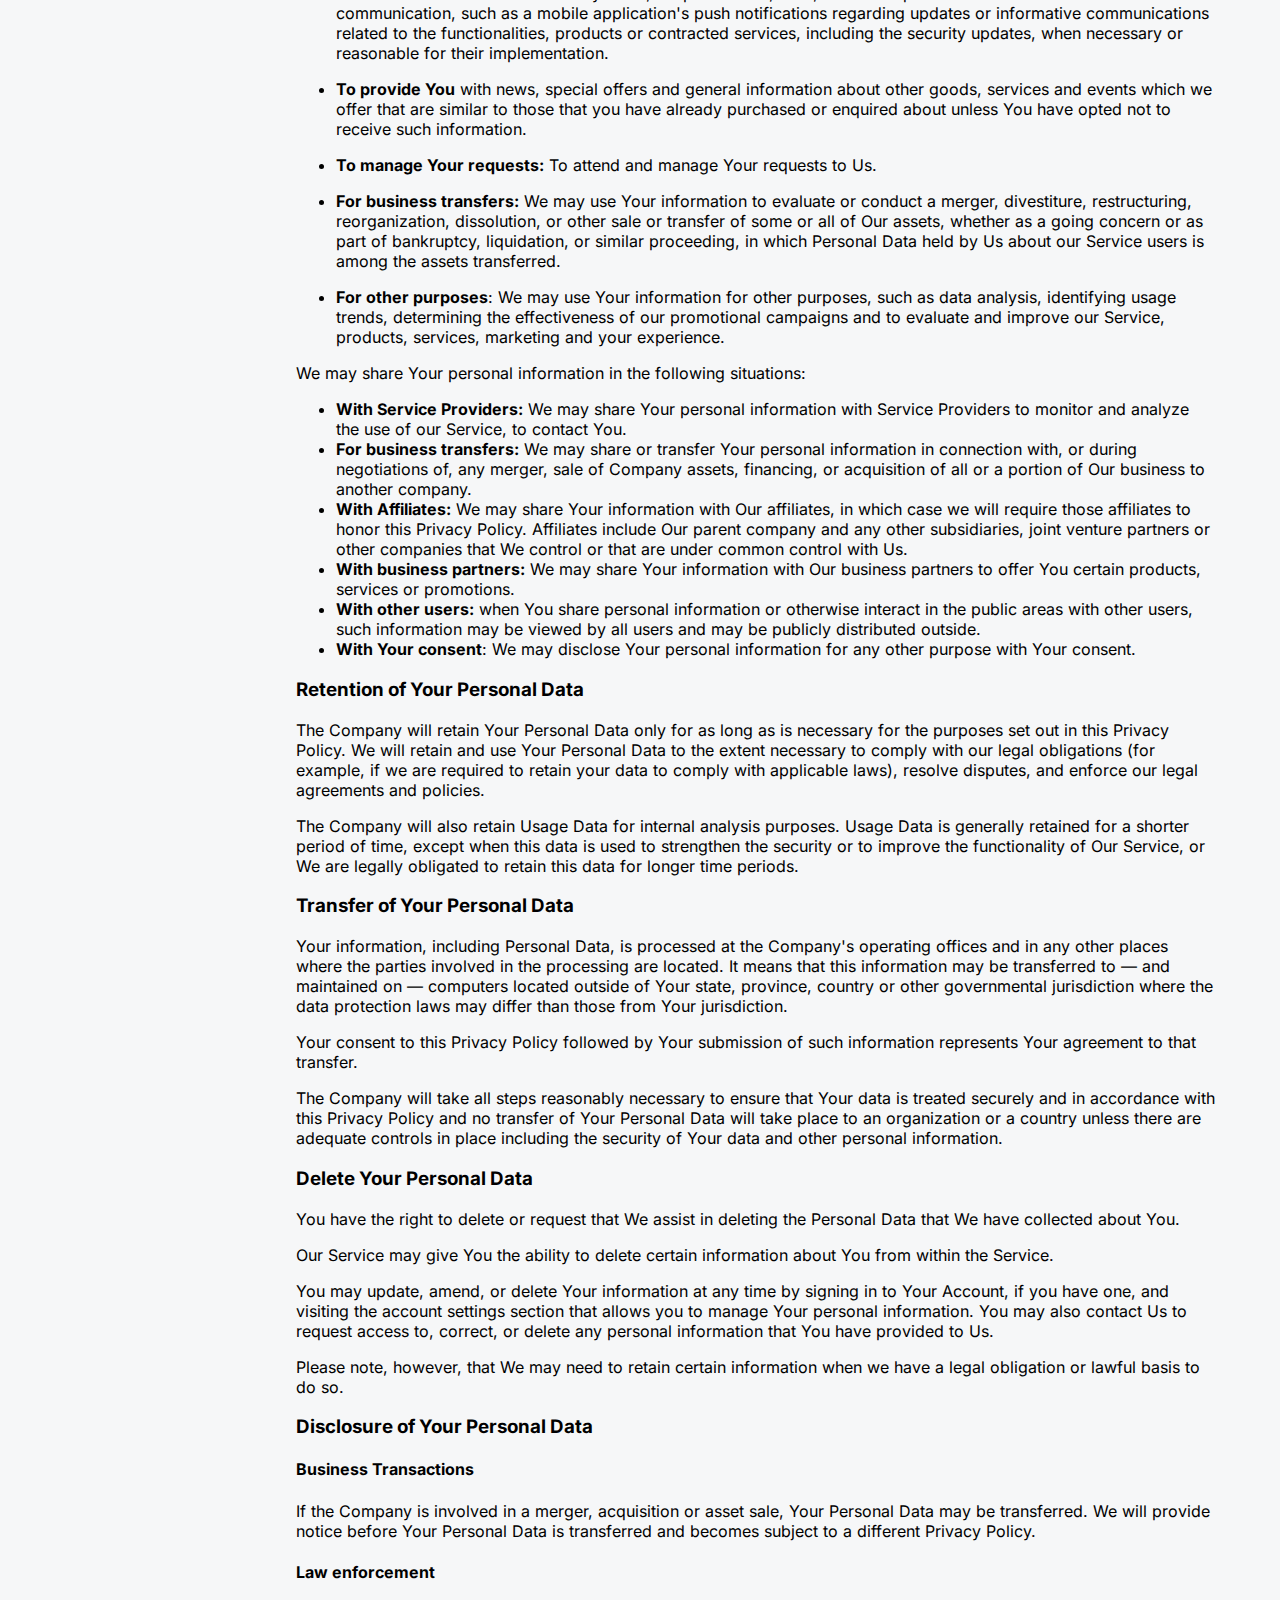
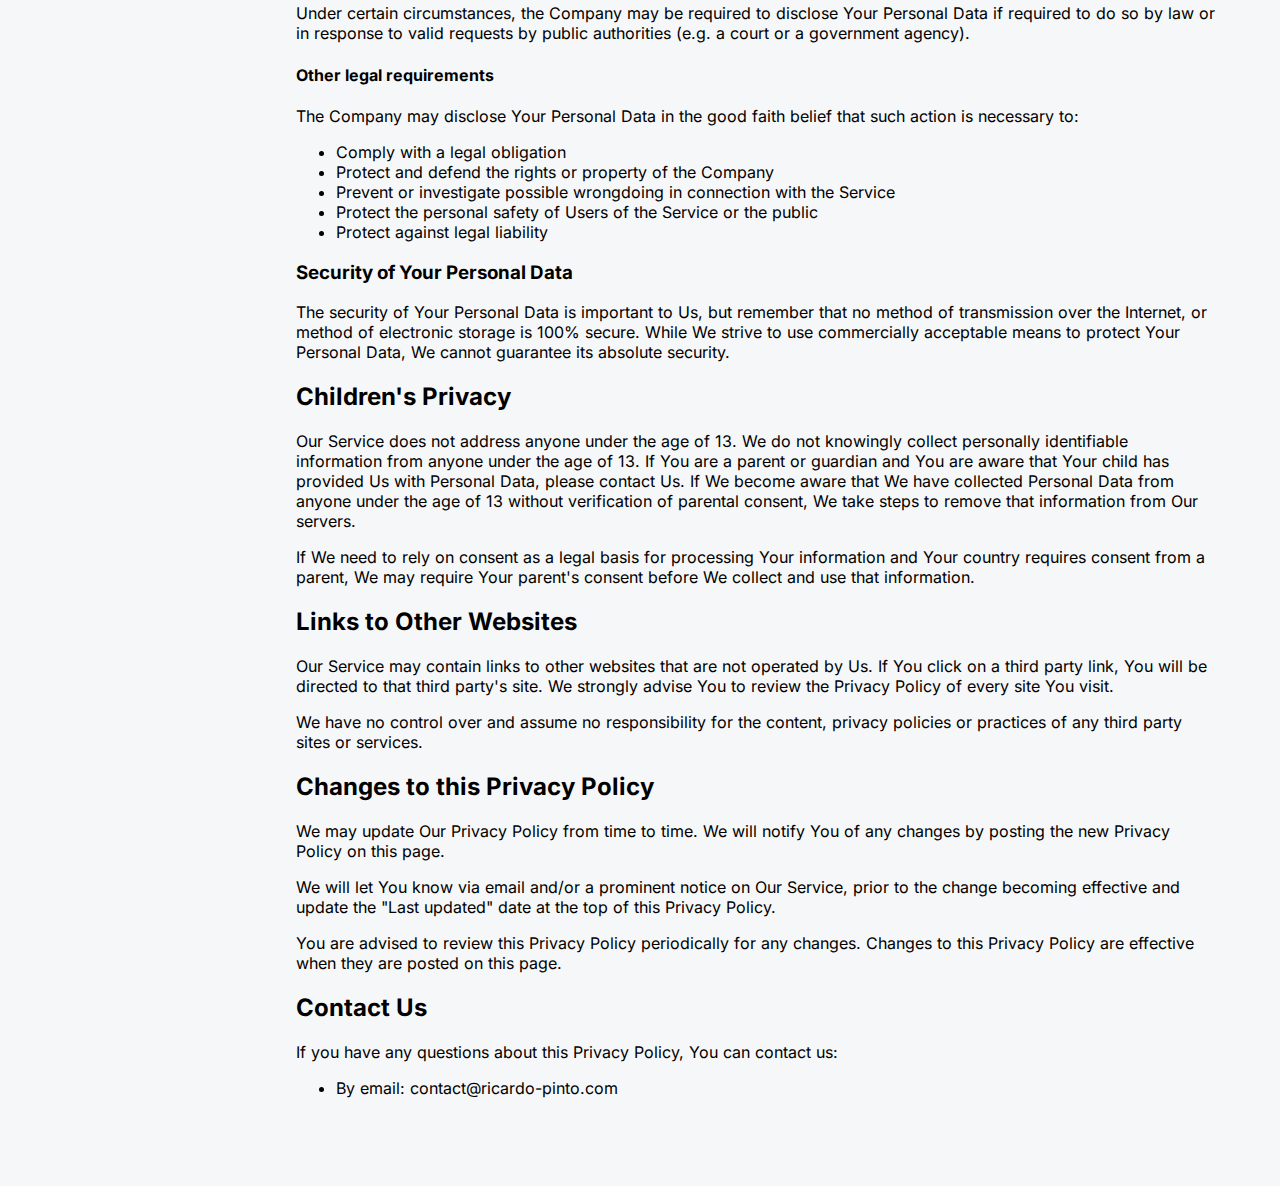
<file: html/privacy-guest.html>
<!DOCTYPE html>
<html lang="en">
  <head>
    <meta charset="UTF-8" />
    <meta name="viewport" content="width=device-width, initial-scale=1.0" />
    <link rel="icon" type="image/png" href="/assets/img/logo_white.png" />
    <link rel="stylesheet" href="/standard.css" />
    <link rel="stylesheet" href="/css/header.css" />
    <link rel="stylesheet" href="/css/fonts.css" />
    <link rel="stylesheet" href="/css/sidebar.css" />
    <link rel="stylesheet" href="/css/policy_guest.css" />
    <link rel="stylesheet" href="/responsiv/header_responsiv.css" />
    <link rel="stylesheet" href="/responsiv/sidebar_responsiv.css" />
    <link rel="stylesheet" href="/responsiv/policy_guest_responsiv.css" />
    <script defer src="/script/policy.js"></script>
    <title>Join</title>
  </head>
  <body>
    <header>
      <section>
        <div class="header-content">
          <div class="mobile-logo">
            <img src="/assets/img/logo_blue.png" alt="Logo" />
          </div>
          <div class="header-headline">
            <p>Kanban Project Management Tool</p>
          </div>
        </div>
      </section>
    </header>
    <aside>
      <section class="sidebar-guest">
        <div class="logo d-flex width100">
          <div class="image-sidebar">
            <img src="/assets/img/logo_white.png" alt="Logo" />
          </div>
        </div>
        <div class="info width100 d-flex">
          <a href="#">
            <p>Privacy Policy</p>
          </a>
          <a href="./legalnotice-guest.html">
            <p>Legal notice</p>
          </a>
        </div>
      </section>
    </aside>
    <main>
      <section>
        <div class="headline-legal">
          <h1 class="headline">Privacy Policy</h1>
          <img
            class="vector-legal"
            src="/assets/img/vector.png"
            alt=""
            onclick="goBack()"
          />
        </div>
        <p>Last updated: April 06, 2025</p>
        <br />
        <div>
          <p>
            This Privacy Policy describes Our policies and procedures on the
            collection, use and disclosure of Your information when You use the
            Service and tells You about Your privacy rights and how the law
            protects You.
          </p>
          <p>
            We use Your Personal data to provide and improve the Service. By
            using the Service, You agree to the collection and use of
            information in accordance with this Privacy Policy.
            <br />
            <br />
            This Privacy Policy has been created with the help of the
            <a
              href="https://www.termsfeed.com/privacy-policy-generator/"
              target="_blank"
              >Privacy Policy Generator</a
            >.
          </p>
        </div>
        <h2>Interpretation and Definitions</h2>
        <h3>Interpretation</h3>
        <p>
          The words of which the initial letter is capitalized have meanings
          defined under the following conditions. The following definitions
          shall have the same meaning regardless of whether they appear in
          singular or in plural.
        </p>
        <h3>Definitions</h3>
        <p>For the purposes of this Privacy Policy:</p>
        <ul>
          <li>
            <p>
              <strong>Account</strong> means a unique account created for You to
              access our Service or parts of our Service.
            </p>
          </li>
          <li>
            <p>
              <strong>Affiliate</strong> means an entity that controls, is
              controlled by or is under common control with a party, where
              &quot;control&quot; means ownership of 50% or more of the shares,
              equity interest or other securities entitled to vote for election
              of directors or other managing authority.
            </p>
          </li>
          <li>
            <p>
              <strong>Company</strong> (referred to as either &quot;the
              Company&quot;, &quot;We&quot;, &quot;Us&quot; or &quot;Our&quot;
              in this Agreement) refers to Join.
            </p>
          </li>
          <li>
            <p>
              <strong>Cookies</strong> are small files that are placed on Your
              computer, mobile device or any other device by a website,
              containing the details of Your browsing history on that website
              among its many uses.
            </p>
          </li>
          <li>
            <p><strong>Country</strong> refers to: Niedersachsen, Germany</p>
          </li>
          <li>
            <p>
              <strong>Device</strong> means any device that can access the
              Service such as a computer, a cellphone or a digital tablet.
            </p>
          </li>
          <li>
            <p>
              <strong>Personal Data</strong> is any information that relates to
              an identified or identifiable individual.
            </p>
          </li>
          <li>
            <p><strong>Service</strong> refers to the Website.</p>
          </li>
          <li>
            <p>
              <strong>Service Provider</strong> means any natural or legal
              person who processes the data on behalf of the Company. It refers
              to third-party companies or individuals employed by the Company to
              facilitate the Service, to provide the Service on behalf of the
              Company, to perform services related to the Service or to assist
              the Company in analyzing how the Service is used.
            </p>
          </li>
          <li>
            <p>
              <strong>Usage Data</strong> refers to data collected
              automatically, either generated by the use of the Service or from
              the Service infrastructure itself (for example, the duration of a
              page visit).
            </p>
          </li>
          <li>
            <p>
              <strong>Website</strong> refers to Join, accessible from
              <a
                href="http://www.join.com"
                rel="external nofollow noopener"
                target="_blank"
                >http://www.join.com</a
              >
            </p>
          </li>
          <li>
            <p>
              <strong>You</strong> means the individual accessing or using the
              Service, or the company, or other legal entity on behalf of which
              such individual is accessing or using the Service, as applicable.
            </p>
          </li>
        </ul>
        <h2>Collecting and Using Your Personal Data</h2>
        <h3>Types of Data Collected</h3>
        <h4>Personal Data</h4>
        <p>
          While using Our Service, We may ask You to provide Us with certain
          personally identifiable information that can be used to contact or
          identify You. Personally identifiable information may include, but is
          not limited to:
        </p>
        <ul>
          <li>
            <p>Email address</p>
          </li>
          <li>
            <p>First name and last name</p>
          </li>
          <li>
            <p>Usage Data</p>
          </li>
        </ul>
        <h4>Usage Data</h4>
        <p>Usage Data is collected automatically when using the Service.</p>
        <p>
          Usage Data may include information such as Your Device's Internet
          Protocol address (e.g. IP address), browser type, browser version, the
          pages of our Service that You visit, the time and date of Your visit,
          the time spent on those pages, unique device identifiers and other
          diagnostic data.
        </p>
        <p>
          When You access the Service by or through a mobile device, We may
          collect certain information automatically, including, but not limited
          to, the type of mobile device You use, Your mobile device unique ID,
          the IP address of Your mobile device, Your mobile operating system,
          the type of mobile Internet browser You use, unique device identifiers
          and other diagnostic data.
        </p>
        <p>
          We may also collect information that Your browser sends whenever You
          visit our Service or when You access the Service by or through a
          mobile device.
        </p>
        <h4>Tracking Technologies and Cookies</h4>
        <p>
          We use Cookies and similar tracking technologies to track the activity
          on Our Service and store certain information. Tracking technologies
          used are beacons, tags, and scripts to collect and track information
          and to improve and analyze Our Service. The technologies We use may
          include:
        </p>
        <ul>
          <li>
            <strong>Cookies or Browser Cookies.</strong> A cookie is a small
            file placed on Your Device. You can instruct Your browser to refuse
            all Cookies or to indicate when a Cookie is being sent. However, if
            You do not accept Cookies, You may not be able to use some parts of
            our Service. Unless you have adjusted Your browser setting so that
            it will refuse Cookies, our Service may use Cookies.
          </li>
          <li>
            <strong>Web Beacons.</strong> Certain sections of our Service and
            our emails may contain small electronic files known as web beacons
            (also referred to as clear gifs, pixel tags, and single-pixel gifs)
            that permit the Company, for example, to count users who have
            visited those pages or opened an email and for other related website
            statistics (for example, recording the popularity of a certain
            section and verifying system and server integrity).
          </li>
        </ul>
        <p>
          Cookies can be &quot;Persistent&quot; or &quot;Session&quot; Cookies.
          Persistent Cookies remain on Your personal computer or mobile device
          when You go offline, while Session Cookies are deleted as soon as You
          close Your web browser. You can learn more about cookies on
          <a
            href="https://www.termsfeed.com/blog/cookies/#What_Are_Cookies"
            target="_blank"
            >TermsFeed website</a
          >
          article.
        </p>
        <p>
          We use both Session and Persistent Cookies for the purposes set out
          below:
        </p>
        <ul>
          <li>
            <p><strong>Necessary / Essential Cookies</strong></p>
            <p>Type: Session Cookies</p>
            <p>Administered by: Us</p>
            <p>
              Purpose: These Cookies are essential to provide You with services
              available through the Website and to enable You to use some of its
              features. They help to authenticate users and prevent fraudulent
              use of user accounts. Without these Cookies, the services that You
              have asked for cannot be provided, and We only use these Cookies
              to provide You with those services.
            </p>
          </li>
          <li>
            <p><strong>Cookies Policy / Notice Acceptance Cookies</strong></p>
            <p>Type: Persistent Cookies</p>
            <p>Administered by: Us</p>
            <p>
              Purpose: These Cookies identify if users have accepted the use of
              cookies on the Website.
            </p>
          </li>
          <li>
            <p><strong>Functionality Cookies</strong></p>
            <p>Type: Persistent Cookies</p>
            <p>Administered by: Us</p>
            <p>
              Purpose: These Cookies allow us to remember choices You make when
              You use the Website, such as remembering your login details or
              language preference. The purpose of these Cookies is to provide
              You with a more personal experience and to avoid You having to
              re-enter your preferences every time You use the Website.
            </p>
          </li>
        </ul>
        <p>
          For more information about the cookies we use and your choices
          regarding cookies, please visit our Cookies Policy or the Cookies
          section of our Privacy Policy.
        </p>
        <h3>Use of Your Personal Data</h3>
        <p>The Company may use Personal Data for the following purposes:</p>
        <ul>
          <li>
            <p>
              <strong>To provide and maintain our Service</strong>, including to
              monitor the usage of our Service.
            </p>
          </li>
          <li>
            <p>
              <strong>To manage Your Account:</strong> to manage Your
              registration as a user of the Service. The Personal Data You
              provide can give You access to different functionalities of the
              Service that are available to You as a registered user.
            </p>
          </li>
          <li>
            <p>
              <strong>For the performance of a contract:</strong> the
              development, compliance and undertaking of the purchase contract
              for the products, items or services You have purchased or of any
              other contract with Us through the Service.
            </p>
          </li>
          <li>
            <p>
              <strong>To contact You:</strong> To contact You by email,
              telephone calls, SMS, or other equivalent forms of electronic
              communication, such as a mobile application's push notifications
              regarding updates or informative communications related to the
              functionalities, products or contracted services, including the
              security updates, when necessary or reasonable for their
              implementation.
            </p>
          </li>
          <li>
            <p>
              <strong>To provide You</strong> with news, special offers and
              general information about other goods, services and events which
              we offer that are similar to those that you have already purchased
              or enquired about unless You have opted not to receive such
              information.
            </p>
          </li>
          <li>
            <p>
              <strong>To manage Your requests:</strong> To attend and manage
              Your requests to Us.
            </p>
          </li>
          <li>
            <p>
              <strong>For business transfers:</strong> We may use Your
              information to evaluate or conduct a merger, divestiture,
              restructuring, reorganization, dissolution, or other sale or
              transfer of some or all of Our assets, whether as a going concern
              or as part of bankruptcy, liquidation, or similar proceeding, in
              which Personal Data held by Us about our Service users is among
              the assets transferred.
            </p>
          </li>
          <li>
            <p>
              <strong>For other purposes</strong>: We may use Your information
              for other purposes, such as data analysis, identifying usage
              trends, determining the effectiveness of our promotional campaigns
              and to evaluate and improve our Service, products, services,
              marketing and your experience.
            </p>
          </li>
        </ul>
        <p>
          We may share Your personal information in the following situations:
        </p>
        <ul>
          <li>
            <strong>With Service Providers:</strong> We may share Your personal
            information with Service Providers to monitor and analyze the use of
            our Service, to contact You.
          </li>
          <li>
            <strong>For business transfers:</strong> We may share or transfer
            Your personal information in connection with, or during negotiations
            of, any merger, sale of Company assets, financing, or acquisition of
            all or a portion of Our business to another company.
          </li>
          <li>
            <strong>With Affiliates:</strong> We may share Your information with
            Our affiliates, in which case we will require those affiliates to
            honor this Privacy Policy. Affiliates include Our parent company and
            any other subsidiaries, joint venture partners or other companies
            that We control or that are under common control with Us.
          </li>
          <li>
            <strong>With business partners:</strong> We may share Your
            information with Our business partners to offer You certain
            products, services or promotions.
          </li>
          <li>
            <strong>With other users:</strong> when You share personal
            information or otherwise interact in the public areas with other
            users, such information may be viewed by all users and may be
            publicly distributed outside.
          </li>
          <li>
            <strong>With Your consent</strong>: We may disclose Your personal
            information for any other purpose with Your consent.
          </li>
        </ul>
        <h3>Retention of Your Personal Data</h3>
        <p>
          The Company will retain Your Personal Data only for as long as is
          necessary for the purposes set out in this Privacy Policy. We will
          retain and use Your Personal Data to the extent necessary to comply
          with our legal obligations (for example, if we are required to retain
          your data to comply with applicable laws), resolve disputes, and
          enforce our legal agreements and policies.
        </p>
        <p>
          The Company will also retain Usage Data for internal analysis
          purposes. Usage Data is generally retained for a shorter period of
          time, except when this data is used to strengthen the security or to
          improve the functionality of Our Service, or We are legally obligated
          to retain this data for longer time periods.
        </p>
        <h3>Transfer of Your Personal Data</h3>
        <p>
          Your information, including Personal Data, is processed at the
          Company's operating offices and in any other places where the parties
          involved in the processing are located. It means that this information
          may be transferred to — and maintained on — computers located outside
          of Your state, province, country or other governmental jurisdiction
          where the data protection laws may differ than those from Your
          jurisdiction.
        </p>
        <p>
          Your consent to this Privacy Policy followed by Your submission of
          such information represents Your agreement to that transfer.
        </p>
        <p>
          The Company will take all steps reasonably necessary to ensure that
          Your data is treated securely and in accordance with this Privacy
          Policy and no transfer of Your Personal Data will take place to an
          organization or a country unless there are adequate controls in place
          including the security of Your data and other personal information.
        </p>
        <h3>Delete Your Personal Data</h3>
        <p>
          You have the right to delete or request that We assist in deleting the
          Personal Data that We have collected about You.
        </p>
        <p>
          Our Service may give You the ability to delete certain information
          about You from within the Service.
        </p>
        <p>
          You may update, amend, or delete Your information at any time by
          signing in to Your Account, if you have one, and visiting the account
          settings section that allows you to manage Your personal information.
          You may also contact Us to request access to, correct, or delete any
          personal information that You have provided to Us.
        </p>
        <p>
          Please note, however, that We may need to retain certain information
          when we have a legal obligation or lawful basis to do so.
        </p>
        <h3>Disclosure of Your Personal Data</h3>
        <h4>Business Transactions</h4>
        <p>
          If the Company is involved in a merger, acquisition or asset sale,
          Your Personal Data may be transferred. We will provide notice before
          Your Personal Data is transferred and becomes subject to a different
          Privacy Policy.
        </p>
        <h4>Law enforcement</h4>
        <p>
          Under certain circumstances, the Company may be required to disclose
          Your Personal Data if required to do so by law or in response to valid
          requests by public authorities (e.g. a court or a government agency).
        </p>
        <h4>Other legal requirements</h4>
        <p>
          The Company may disclose Your Personal Data in the good faith belief
          that such action is necessary to:
        </p>
        <ul>
          <li>Comply with a legal obligation</li>
          <li>Protect and defend the rights or property of the Company</li>
          <li>
            Prevent or investigate possible wrongdoing in connection with the
            Service
          </li>
          <li>
            Protect the personal safety of Users of the Service or the public
          </li>
          <li>Protect against legal liability</li>
        </ul>
        <h3>Security of Your Personal Data</h3>
        <p>
          The security of Your Personal Data is important to Us, but remember
          that no method of transmission over the Internet, or method of
          electronic storage is 100% secure. While We strive to use commercially
          acceptable means to protect Your Personal Data, We cannot guarantee
          its absolute security.
        </p>
        <h2>Children's Privacy</h2>
        <p>
          Our Service does not address anyone under the age of 13. We do not
          knowingly collect personally identifiable information from anyone
          under the age of 13. If You are a parent or guardian and You are aware
          that Your child has provided Us with Personal Data, please contact Us.
          If We become aware that We have collected Personal Data from anyone
          under the age of 13 without verification of parental consent, We take
          steps to remove that information from Our servers.
        </p>
        <p>
          If We need to rely on consent as a legal basis for processing Your
          information and Your country requires consent from a parent, We may
          require Your parent's consent before We collect and use that
          information.
        </p>
        <h2>Links to Other Websites</h2>
        <p>
          Our Service may contain links to other websites that are not operated
          by Us. If You click on a third party link, You will be directed to
          that third party's site. We strongly advise You to review the Privacy
          Policy of every site You visit.
        </p>
        <p>
          We have no control over and assume no responsibility for the content,
          privacy policies or practices of any third party sites or services.
        </p>
        <h2>Changes to this Privacy Policy</h2>
        <p>
          We may update Our Privacy Policy from time to time. We will notify You
          of any changes by posting the new Privacy Policy on this page.
        </p>
        <p>
          We will let You know via email and/or a prominent notice on Our
          Service, prior to the change becoming effective and update the
          &quot;Last updated&quot; date at the top of this Privacy Policy.
        </p>
        <p>
          You are advised to review this Privacy Policy periodically for any
          changes. Changes to this Privacy Policy are effective when they are
          posted on this page.
        </p>
        <h2>Contact Us</h2>
        <p>
          If you have any questions about this Privacy Policy, You can contact
          us:
        </p>
        <ul>
          <li>By email: contact@ricardo-pinto.com</li>
        </ul>
        <br />
        <br />
      </section>
    </main>
  </body>
</html>
</file>
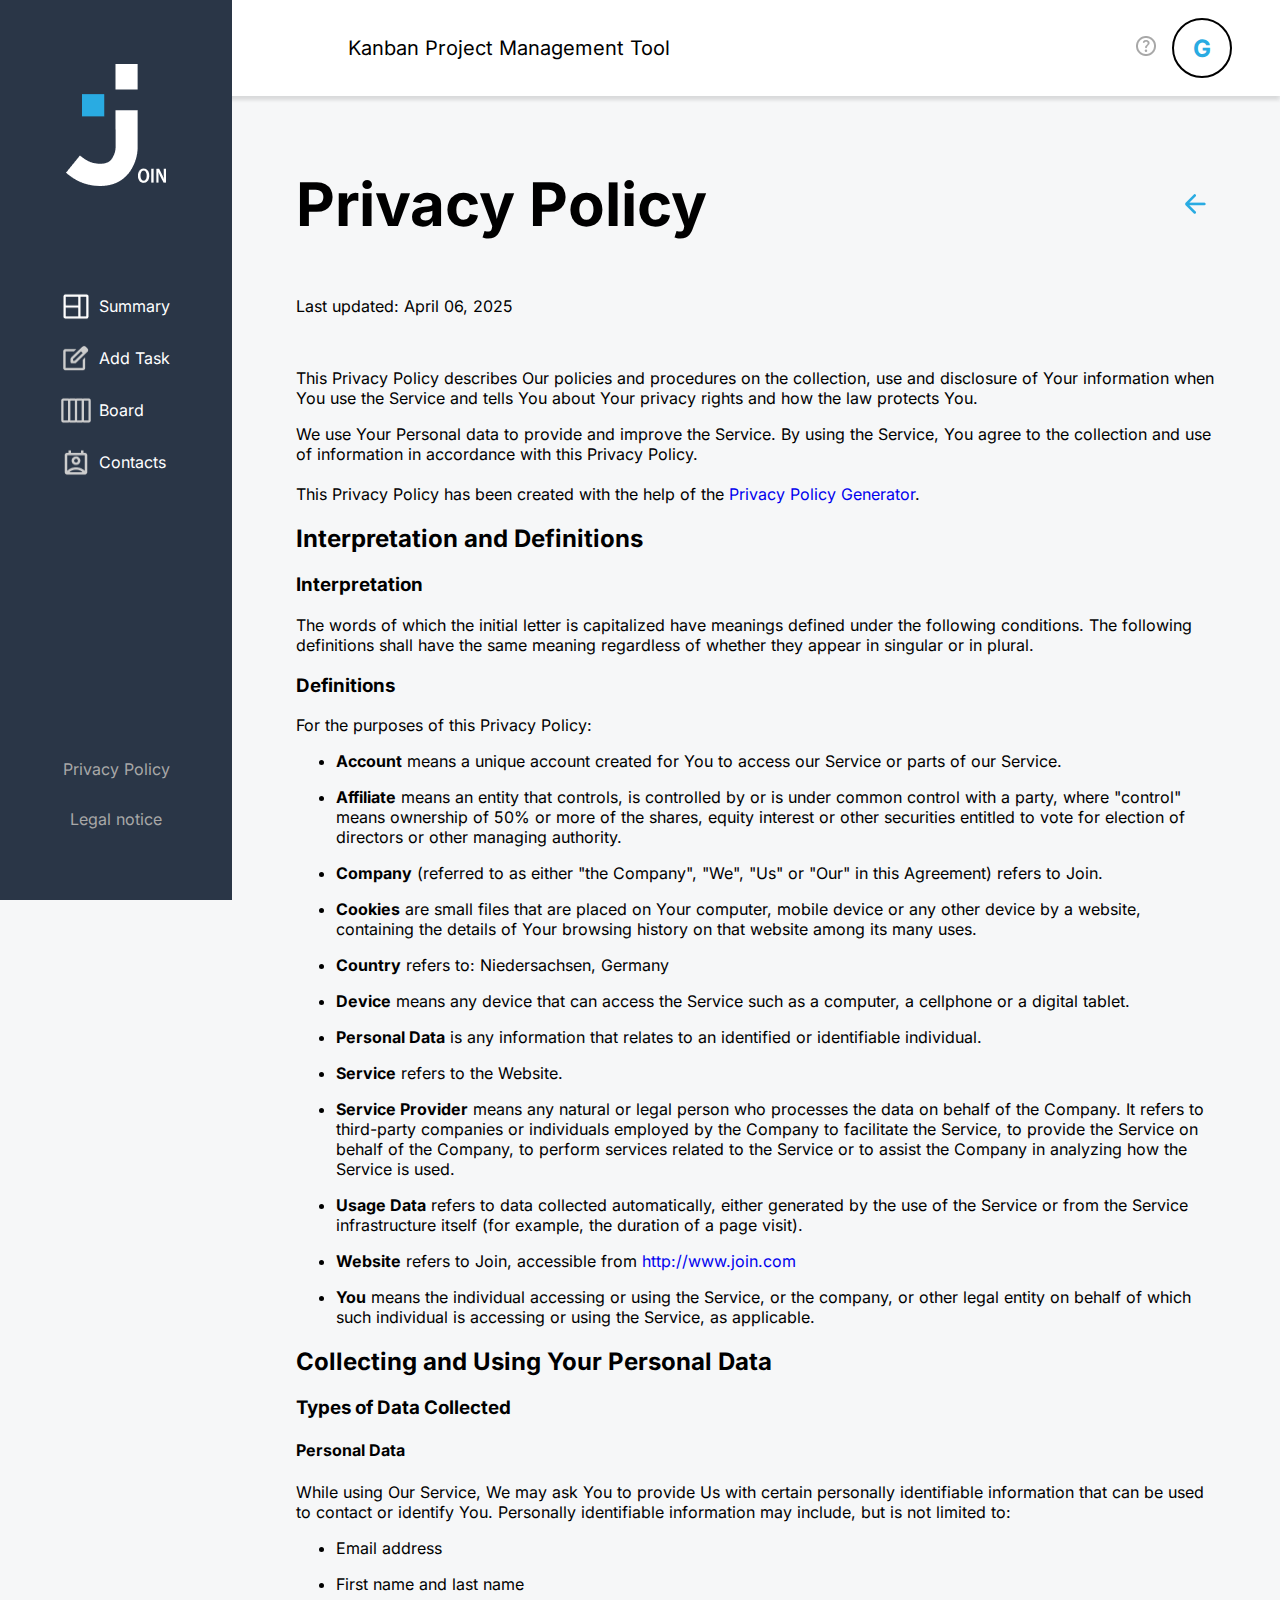
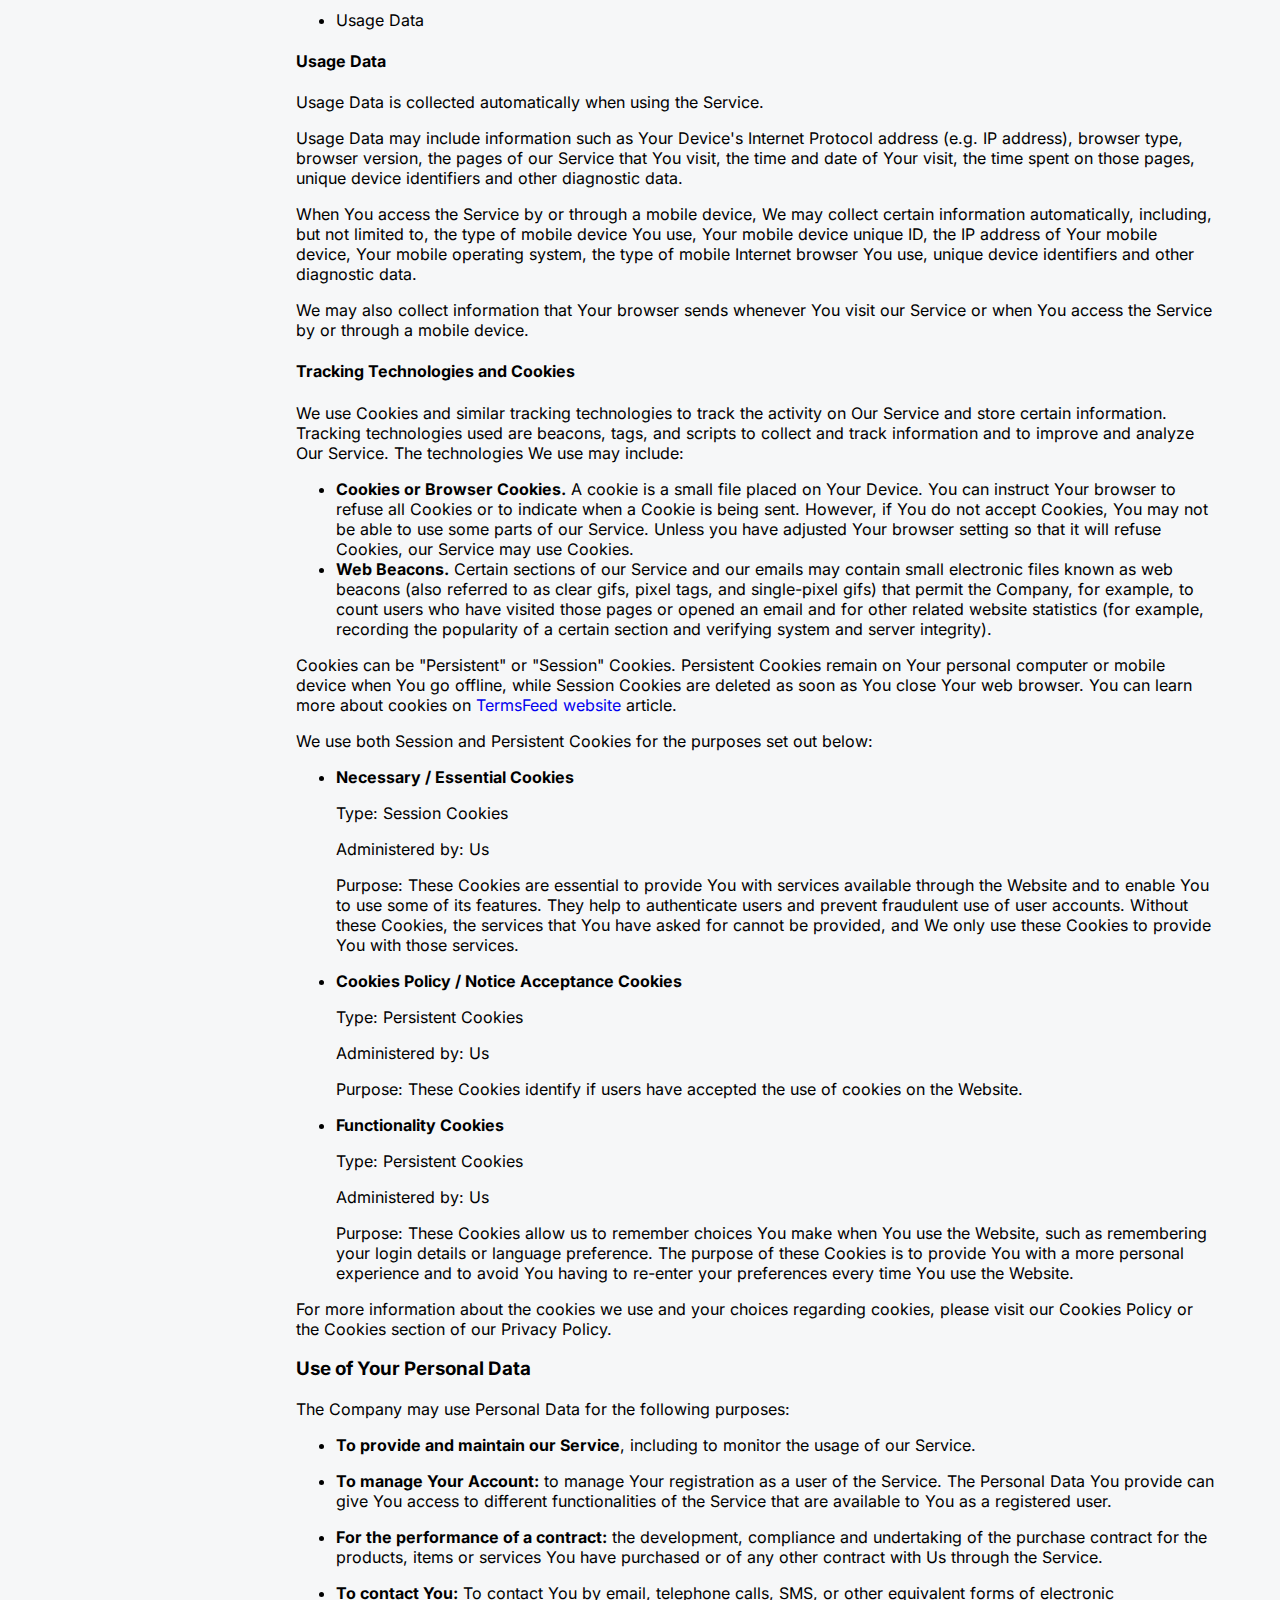
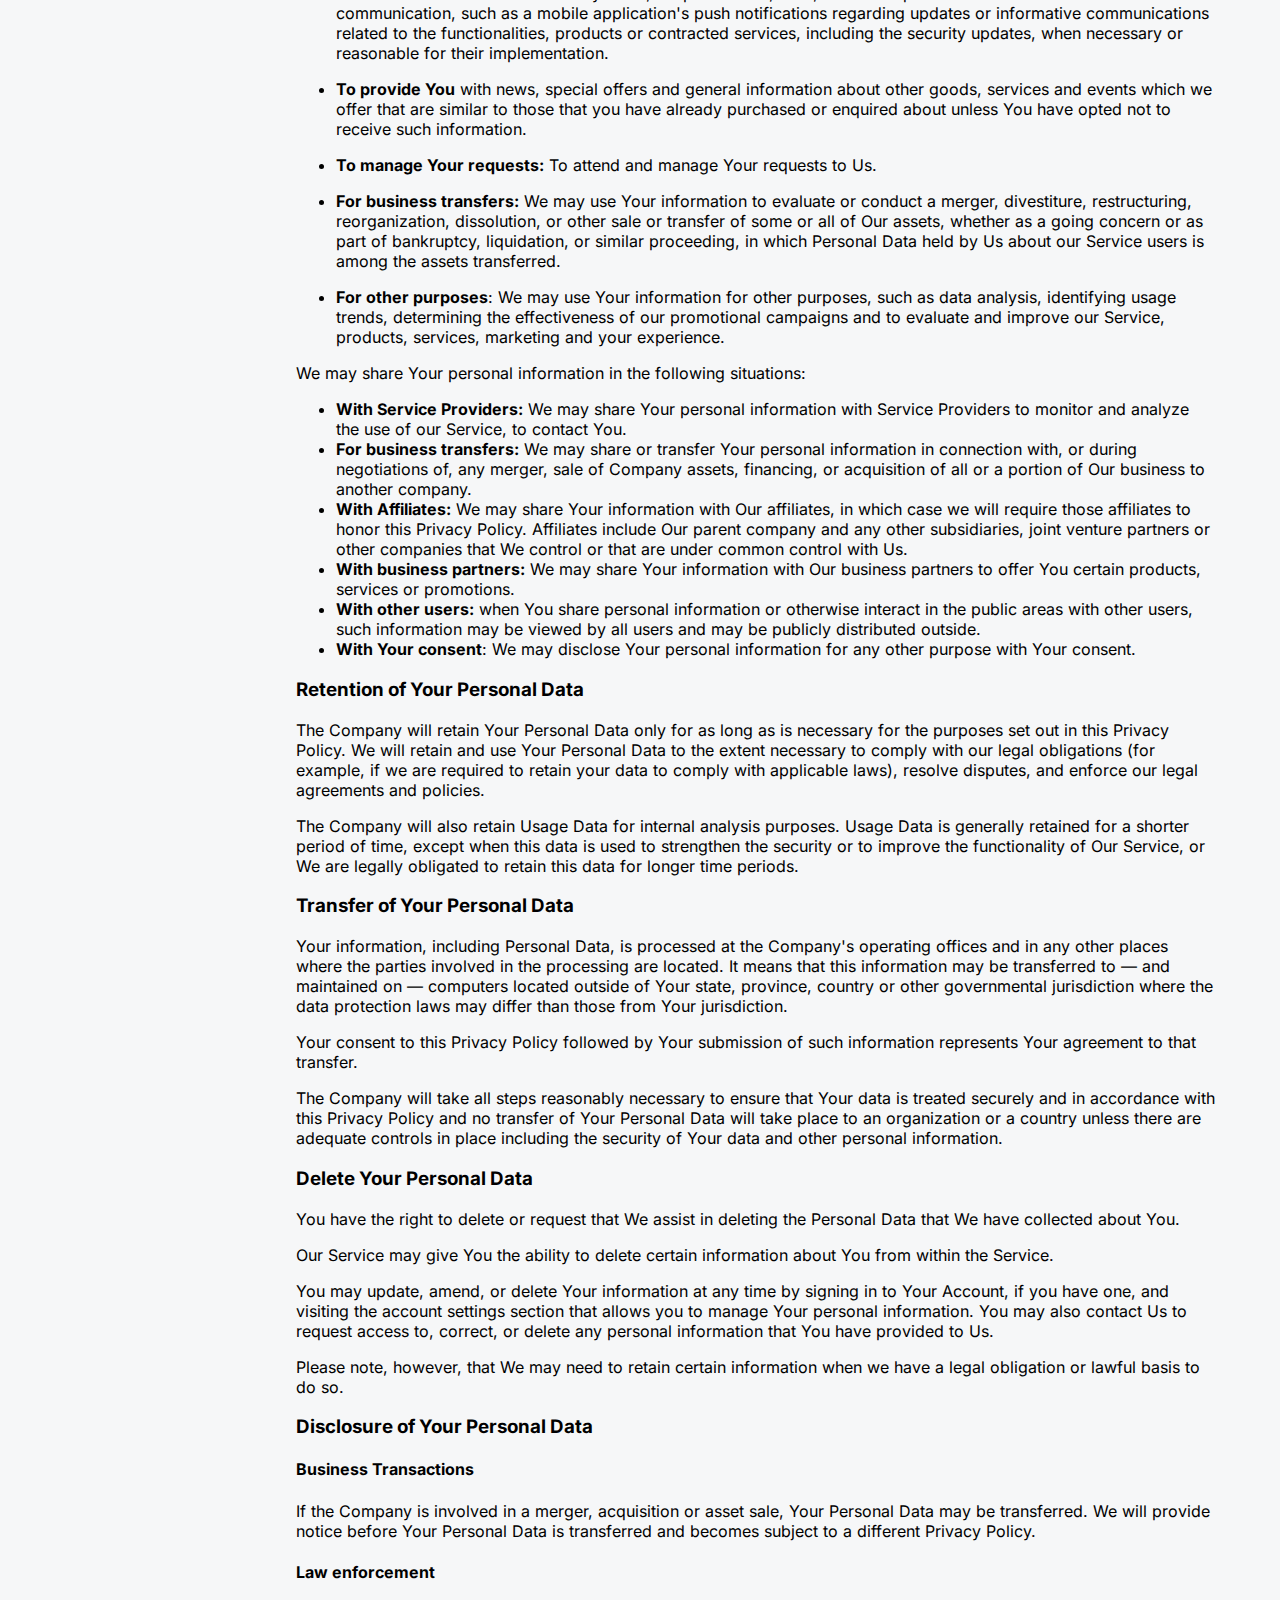
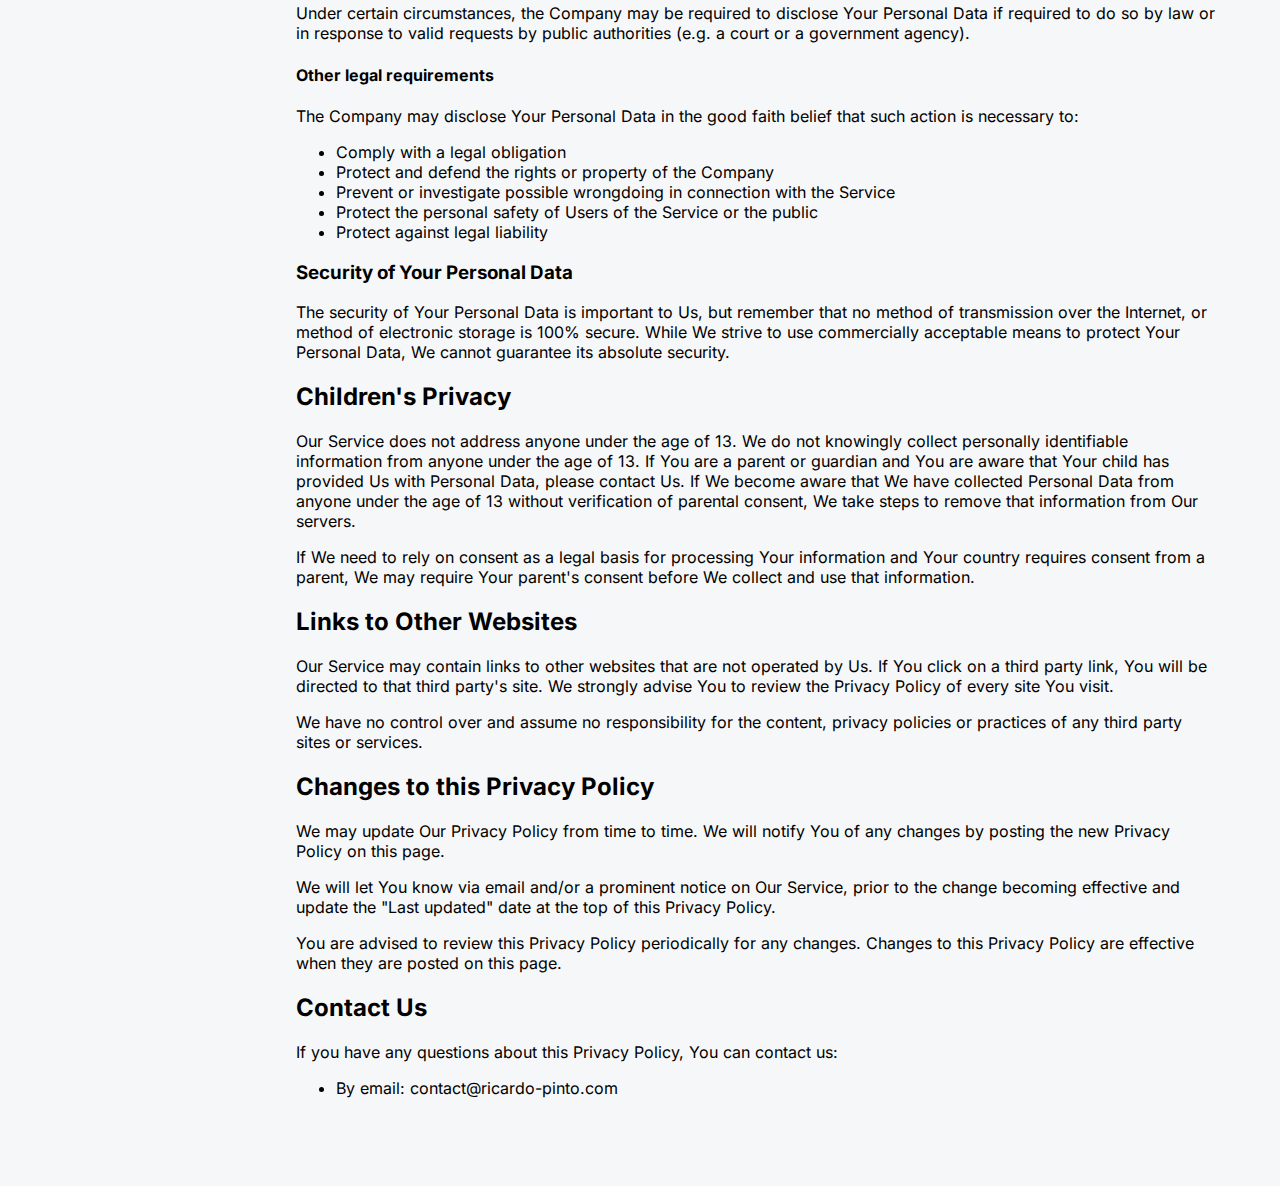
<file: html/privacy.html>
<!DOCTYPE html>
<html lang="en">
  <head>
    <meta charset="UTF-8" />
    <meta name="viewport" content="width=device-width, initial-scale=1.0" />
    <link rel="icon" type="image/png" href="/assets/img/logo_white.png" />
    <link rel="stylesheet" href="/standard.css" />
    <link rel="stylesheet" href="/css/header.css" />
    <link rel="stylesheet" href="/css/sidebar.css" />
    <link rel="stylesheet" href="/css/fonts.css" />
    <link rel="stylesheet" href="/css/policy.css" />
    <link rel="stylesheet" href="/responsiv/policy_responsiv.css" />
    <script src="/script/database.js"></script>
    <script defer src="/script/include.js"></script>
    <script defer src="/script/sidebar.js"></script>
    <script defer src="/script/policy.js"></script>
    <script src="/script/header.js"></script>
    <title>Join</title>
  </head>
  <body onload="includeHTML()">
    <header>
      <section>
        <div w3-include-html="header.html"></div>
      </section>
    </header>
    <aside>
      <section>
        <div w3-include-html="sidebar.html"></div>
      </section>
    </aside>
    <main>
      <section>
        <div class="headline-legal">
          <h1 class="headline">Privacy Policy</h1>
          <img
            class="vector-legal"
            src="/assets/img/vector.png"
            alt=""
            onclick="goBack()"
          />
        </div>
        <p>Last updated: April 06, 2025</p>
        <br />
        <div>
          <p>
            This Privacy Policy describes Our policies and procedures on the
            collection, use and disclosure of Your information when You use the
            Service and tells You about Your privacy rights and how the law
            protects You.
          </p>
          <p>
            We use Your Personal data to provide and improve the Service. By
            using the Service, You agree to the collection and use of
            information in accordance with this Privacy Policy.
            <br />
            <br />
            This Privacy Policy has been created with the help of the
            <a
              href="https://www.termsfeed.com/privacy-policy-generator/"
              target="_blank"
              >Privacy Policy Generator</a
            >.
          </p>
        </div>
        <h2>Interpretation and Definitions</h2>
        <h3>Interpretation</h3>
        <p>
          The words of which the initial letter is capitalized have meanings
          defined under the following conditions. The following definitions
          shall have the same meaning regardless of whether they appear in
          singular or in plural.
        </p>
        <h3>Definitions</h3>
        <p>For the purposes of this Privacy Policy:</p>
        <ul>
          <li>
            <p>
              <strong>Account</strong> means a unique account created for You to
              access our Service or parts of our Service.
            </p>
          </li>
          <li>
            <p>
              <strong>Affiliate</strong> means an entity that controls, is
              controlled by or is under common control with a party, where
              &quot;control&quot; means ownership of 50% or more of the shares,
              equity interest or other securities entitled to vote for election
              of directors or other managing authority.
            </p>
          </li>
          <li>
            <p>
              <strong>Company</strong> (referred to as either &quot;the
              Company&quot;, &quot;We&quot;, &quot;Us&quot; or &quot;Our&quot;
              in this Agreement) refers to Join.
            </p>
          </li>
          <li>
            <p>
              <strong>Cookies</strong> are small files that are placed on Your
              computer, mobile device or any other device by a website,
              containing the details of Your browsing history on that website
              among its many uses.
            </p>
          </li>
          <li>
            <p><strong>Country</strong> refers to: Niedersachsen, Germany</p>
          </li>
          <li>
            <p>
              <strong>Device</strong> means any device that can access the
              Service such as a computer, a cellphone or a digital tablet.
            </p>
          </li>
          <li>
            <p>
              <strong>Personal Data</strong> is any information that relates to
              an identified or identifiable individual.
            </p>
          </li>
          <li>
            <p><strong>Service</strong> refers to the Website.</p>
          </li>
          <li>
            <p>
              <strong>Service Provider</strong> means any natural or legal
              person who processes the data on behalf of the Company. It refers
              to third-party companies or individuals employed by the Company to
              facilitate the Service, to provide the Service on behalf of the
              Company, to perform services related to the Service or to assist
              the Company in analyzing how the Service is used.
            </p>
          </li>
          <li>
            <p>
              <strong>Usage Data</strong> refers to data collected
              automatically, either generated by the use of the Service or from
              the Service infrastructure itself (for example, the duration of a
              page visit).
            </p>
          </li>
          <li>
            <p>
              <strong>Website</strong> refers to Join, accessible from
              <a
                href="http://www.join.com"
                rel="external nofollow noopener"
                target="_blank"
                >http://www.join.com</a
              >
            </p>
          </li>
          <li>
            <p>
              <strong>You</strong> means the individual accessing or using the
              Service, or the company, or other legal entity on behalf of which
              such individual is accessing or using the Service, as applicable.
            </p>
          </li>
        </ul>
        <h2>Collecting and Using Your Personal Data</h2>
        <h3>Types of Data Collected</h3>
        <h4>Personal Data</h4>
        <p>
          While using Our Service, We may ask You to provide Us with certain
          personally identifiable information that can be used to contact or
          identify You. Personally identifiable information may include, but is
          not limited to:
        </p>
        <ul>
          <li>
            <p>Email address</p>
          </li>
          <li>
            <p>First name and last name</p>
          </li>
          <li>
            <p>Usage Data</p>
          </li>
        </ul>
        <h4>Usage Data</h4>
        <p>Usage Data is collected automatically when using the Service.</p>
        <p>
          Usage Data may include information such as Your Device's Internet
          Protocol address (e.g. IP address), browser type, browser version, the
          pages of our Service that You visit, the time and date of Your visit,
          the time spent on those pages, unique device identifiers and other
          diagnostic data.
        </p>
        <p>
          When You access the Service by or through a mobile device, We may
          collect certain information automatically, including, but not limited
          to, the type of mobile device You use, Your mobile device unique ID,
          the IP address of Your mobile device, Your mobile operating system,
          the type of mobile Internet browser You use, unique device identifiers
          and other diagnostic data.
        </p>
        <p>
          We may also collect information that Your browser sends whenever You
          visit our Service or when You access the Service by or through a
          mobile device.
        </p>
        <h4>Tracking Technologies and Cookies</h4>
        <p>
          We use Cookies and similar tracking technologies to track the activity
          on Our Service and store certain information. Tracking technologies
          used are beacons, tags, and scripts to collect and track information
          and to improve and analyze Our Service. The technologies We use may
          include:
        </p>
        <ul>
          <li>
            <strong>Cookies or Browser Cookies.</strong> A cookie is a small
            file placed on Your Device. You can instruct Your browser to refuse
            all Cookies or to indicate when a Cookie is being sent. However, if
            You do not accept Cookies, You may not be able to use some parts of
            our Service. Unless you have adjusted Your browser setting so that
            it will refuse Cookies, our Service may use Cookies.
          </li>
          <li>
            <strong>Web Beacons.</strong> Certain sections of our Service and
            our emails may contain small electronic files known as web beacons
            (also referred to as clear gifs, pixel tags, and single-pixel gifs)
            that permit the Company, for example, to count users who have
            visited those pages or opened an email and for other related website
            statistics (for example, recording the popularity of a certain
            section and verifying system and server integrity).
          </li>
        </ul>
        <p>
          Cookies can be &quot;Persistent&quot; or &quot;Session&quot; Cookies.
          Persistent Cookies remain on Your personal computer or mobile device
          when You go offline, while Session Cookies are deleted as soon as You
          close Your web browser. You can learn more about cookies on
          <a
            href="https://www.termsfeed.com/blog/cookies/#What_Are_Cookies"
            target="_blank"
            >TermsFeed website</a
          >
          article.
        </p>
        <p>
          We use both Session and Persistent Cookies for the purposes set out
          below:
        </p>
        <ul>
          <li>
            <p><strong>Necessary / Essential Cookies</strong></p>
            <p>Type: Session Cookies</p>
            <p>Administered by: Us</p>
            <p>
              Purpose: These Cookies are essential to provide You with services
              available through the Website and to enable You to use some of its
              features. They help to authenticate users and prevent fraudulent
              use of user accounts. Without these Cookies, the services that You
              have asked for cannot be provided, and We only use these Cookies
              to provide You with those services.
            </p>
          </li>
          <li>
            <p><strong>Cookies Policy / Notice Acceptance Cookies</strong></p>
            <p>Type: Persistent Cookies</p>
            <p>Administered by: Us</p>
            <p>
              Purpose: These Cookies identify if users have accepted the use of
              cookies on the Website.
            </p>
          </li>
          <li>
            <p><strong>Functionality Cookies</strong></p>
            <p>Type: Persistent Cookies</p>
            <p>Administered by: Us</p>
            <p>
              Purpose: These Cookies allow us to remember choices You make when
              You use the Website, such as remembering your login details or
              language preference. The purpose of these Cookies is to provide
              You with a more personal experience and to avoid You having to
              re-enter your preferences every time You use the Website.
            </p>
          </li>
        </ul>
        <p>
          For more information about the cookies we use and your choices
          regarding cookies, please visit our Cookies Policy or the Cookies
          section of our Privacy Policy.
        </p>
        <h3>Use of Your Personal Data</h3>
        <p>The Company may use Personal Data for the following purposes:</p>
        <ul>
          <li>
            <p>
              <strong>To provide and maintain our Service</strong>, including to
              monitor the usage of our Service.
            </p>
          </li>
          <li>
            <p>
              <strong>To manage Your Account:</strong> to manage Your
              registration as a user of the Service. The Personal Data You
              provide can give You access to different functionalities of the
              Service that are available to You as a registered user.
            </p>
          </li>
          <li>
            <p>
              <strong>For the performance of a contract:</strong> the
              development, compliance and undertaking of the purchase contract
              for the products, items or services You have purchased or of any
              other contract with Us through the Service.
            </p>
          </li>
          <li>
            <p>
              <strong>To contact You:</strong> To contact You by email,
              telephone calls, SMS, or other equivalent forms of electronic
              communication, such as a mobile application's push notifications
              regarding updates or informative communications related to the
              functionalities, products or contracted services, including the
              security updates, when necessary or reasonable for their
              implementation.
            </p>
          </li>
          <li>
            <p>
              <strong>To provide You</strong> with news, special offers and
              general information about other goods, services and events which
              we offer that are similar to those that you have already purchased
              or enquired about unless You have opted not to receive such
              information.
            </p>
          </li>
          <li>
            <p>
              <strong>To manage Your requests:</strong> To attend and manage
              Your requests to Us.
            </p>
          </li>
          <li>
            <p>
              <strong>For business transfers:</strong> We may use Your
              information to evaluate or conduct a merger, divestiture,
              restructuring, reorganization, dissolution, or other sale or
              transfer of some or all of Our assets, whether as a going concern
              or as part of bankruptcy, liquidation, or similar proceeding, in
              which Personal Data held by Us about our Service users is among
              the assets transferred.
            </p>
          </li>
          <li>
            <p>
              <strong>For other purposes</strong>: We may use Your information
              for other purposes, such as data analysis, identifying usage
              trends, determining the effectiveness of our promotional campaigns
              and to evaluate and improve our Service, products, services,
              marketing and your experience.
            </p>
          </li>
        </ul>
        <p>
          We may share Your personal information in the following situations:
        </p>
        <ul>
          <li>
            <strong>With Service Providers:</strong> We may share Your personal
            information with Service Providers to monitor and analyze the use of
            our Service, to contact You.
          </li>
          <li>
            <strong>For business transfers:</strong> We may share or transfer
            Your personal information in connection with, or during negotiations
            of, any merger, sale of Company assets, financing, or acquisition of
            all or a portion of Our business to another company.
          </li>
          <li>
            <strong>With Affiliates:</strong> We may share Your information with
            Our affiliates, in which case we will require those affiliates to
            honor this Privacy Policy. Affiliates include Our parent company and
            any other subsidiaries, joint venture partners or other companies
            that We control or that are under common control with Us.
          </li>
          <li>
            <strong>With business partners:</strong> We may share Your
            information with Our business partners to offer You certain
            products, services or promotions.
          </li>
          <li>
            <strong>With other users:</strong> when You share personal
            information or otherwise interact in the public areas with other
            users, such information may be viewed by all users and may be
            publicly distributed outside.
          </li>
          <li>
            <strong>With Your consent</strong>: We may disclose Your personal
            information for any other purpose with Your consent.
          </li>
        </ul>
        <h3>Retention of Your Personal Data</h3>
        <p>
          The Company will retain Your Personal Data only for as long as is
          necessary for the purposes set out in this Privacy Policy. We will
          retain and use Your Personal Data to the extent necessary to comply
          with our legal obligations (for example, if we are required to retain
          your data to comply with applicable laws), resolve disputes, and
          enforce our legal agreements and policies.
        </p>
        <p>
          The Company will also retain Usage Data for internal analysis
          purposes. Usage Data is generally retained for a shorter period of
          time, except when this data is used to strengthen the security or to
          improve the functionality of Our Service, or We are legally obligated
          to retain this data for longer time periods.
        </p>
        <h3>Transfer of Your Personal Data</h3>
        <p>
          Your information, including Personal Data, is processed at the
          Company's operating offices and in any other places where the parties
          involved in the processing are located. It means that this information
          may be transferred to — and maintained on — computers located outside
          of Your state, province, country or other governmental jurisdiction
          where the data protection laws may differ than those from Your
          jurisdiction.
        </p>
        <p>
          Your consent to this Privacy Policy followed by Your submission of
          such information represents Your agreement to that transfer.
        </p>
        <p>
          The Company will take all steps reasonably necessary to ensure that
          Your data is treated securely and in accordance with this Privacy
          Policy and no transfer of Your Personal Data will take place to an
          organization or a country unless there are adequate controls in place
          including the security of Your data and other personal information.
        </p>
        <h3>Delete Your Personal Data</h3>
        <p>
          You have the right to delete or request that We assist in deleting the
          Personal Data that We have collected about You.
        </p>
        <p>
          Our Service may give You the ability to delete certain information
          about You from within the Service.
        </p>
        <p>
          You may update, amend, or delete Your information at any time by
          signing in to Your Account, if you have one, and visiting the account
          settings section that allows you to manage Your personal information.
          You may also contact Us to request access to, correct, or delete any
          personal information that You have provided to Us.
        </p>
        <p>
          Please note, however, that We may need to retain certain information
          when we have a legal obligation or lawful basis to do so.
        </p>
        <h3>Disclosure of Your Personal Data</h3>
        <h4>Business Transactions</h4>
        <p>
          If the Company is involved in a merger, acquisition or asset sale,
          Your Personal Data may be transferred. We will provide notice before
          Your Personal Data is transferred and becomes subject to a different
          Privacy Policy.
        </p>
        <h4>Law enforcement</h4>
        <p>
          Under certain circumstances, the Company may be required to disclose
          Your Personal Data if required to do so by law or in response to valid
          requests by public authorities (e.g. a court or a government agency).
        </p>
        <h4>Other legal requirements</h4>
        <p>
          The Company may disclose Your Personal Data in the good faith belief
          that such action is necessary to:
        </p>
        <ul>
          <li>Comply with a legal obligation</li>
          <li>Protect and defend the rights or property of the Company</li>
          <li>
            Prevent or investigate possible wrongdoing in connection with the
            Service
          </li>
          <li>
            Protect the personal safety of Users of the Service or the public
          </li>
          <li>Protect against legal liability</li>
        </ul>
        <h3>Security of Your Personal Data</h3>
        <p>
          The security of Your Personal Data is important to Us, but remember
          that no method of transmission over the Internet, or method of
          electronic storage is 100% secure. While We strive to use commercially
          acceptable means to protect Your Personal Data, We cannot guarantee
          its absolute security.
        </p>
        <h2>Children's Privacy</h2>
        <p>
          Our Service does not address anyone under the age of 13. We do not
          knowingly collect personally identifiable information from anyone
          under the age of 13. If You are a parent or guardian and You are aware
          that Your child has provided Us with Personal Data, please contact Us.
          If We become aware that We have collected Personal Data from anyone
          under the age of 13 without verification of parental consent, We take
          steps to remove that information from Our servers.
        </p>
        <p>
          If We need to rely on consent as a legal basis for processing Your
          information and Your country requires consent from a parent, We may
          require Your parent's consent before We collect and use that
          information.
        </p>
        <h2>Links to Other Websites</h2>
        <p>
          Our Service may contain links to other websites that are not operated
          by Us. If You click on a third party link, You will be directed to
          that third party's site. We strongly advise You to review the Privacy
          Policy of every site You visit.
        </p>
        <p>
          We have no control over and assume no responsibility for the content,
          privacy policies or practices of any third party sites or services.
        </p>
        <h2>Changes to this Privacy Policy</h2>
        <p>
          We may update Our Privacy Policy from time to time. We will notify You
          of any changes by posting the new Privacy Policy on this page.
        </p>
        <p>
          We will let You know via email and/or a prominent notice on Our
          Service, prior to the change becoming effective and update the
          &quot;Last updated&quot; date at the top of this Privacy Policy.
        </p>
        <p>
          You are advised to review this Privacy Policy periodically for any
          changes. Changes to this Privacy Policy are effective when they are
          posted on this page.
        </p>
        <h2>Contact Us</h2>
        <p>
          If you have any questions about this Privacy Policy, You can contact
          us:
        </p>
        <ul>
          <li>By email: contact@ricardo-pinto.com</li>
        </ul>
        <br />
        <br />
      </section>
    </main>
  </body>
</html>
</file>
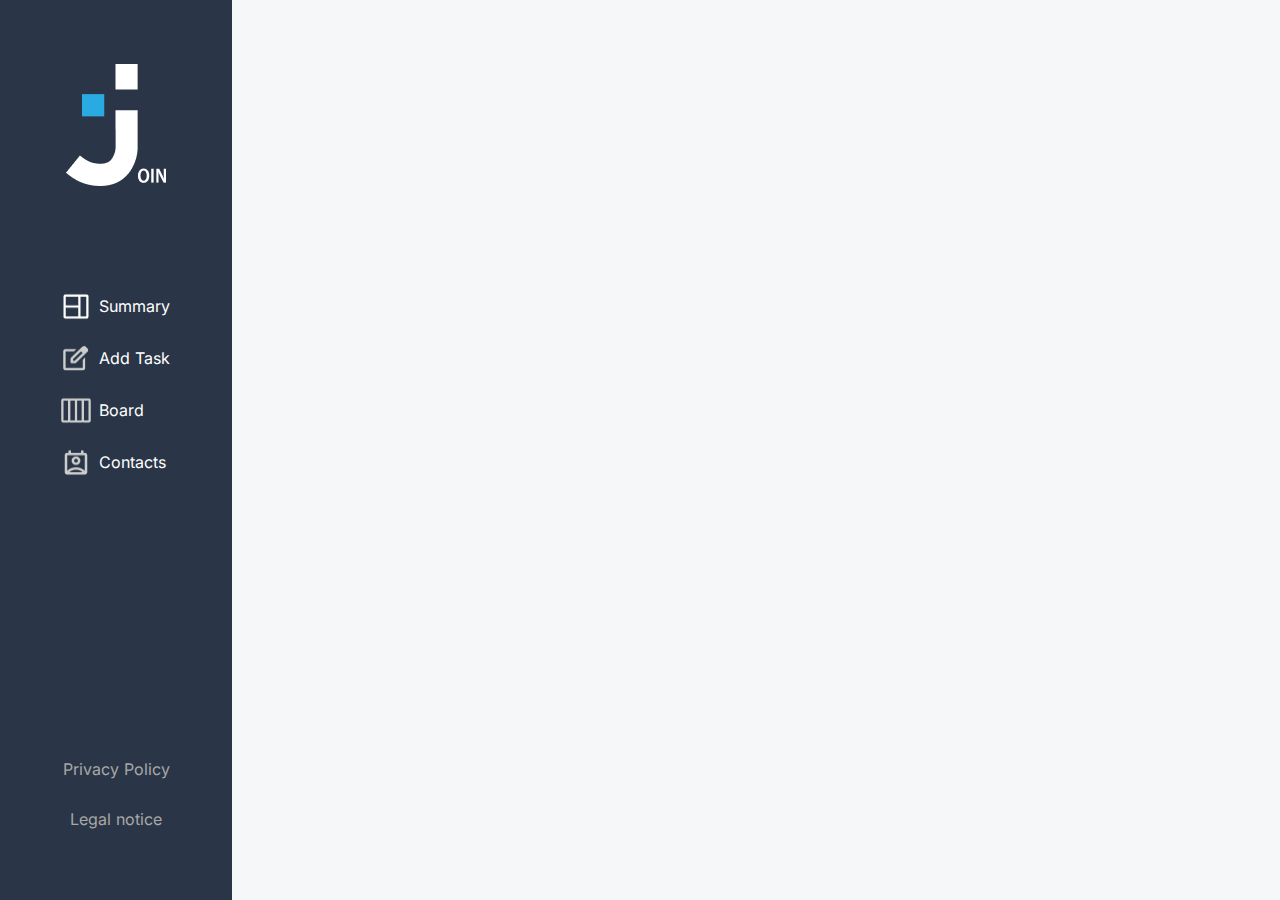
<file: html/sidebar.html>
<!DOCTYPE html>
<html lang="en">
  <head>
    <meta charset="UTF-8" />
    <meta name="viewport" content="width=device-width, initial-scale=1.0" />
    <link rel="icon" type="image/png" href="/assets/img/logo_white.png" />
    <link rel="stylesheet" href="/css/sidebar.css" />
    <link rel="stylesheet" href="/css/fonts.css" />
    <link rel="stylesheet" href="/standard.css" />
    <link rel="stylesheet" href="/responsiv/sidebar_responsiv.css" />
    <script src="/script/database.js"></script>
    <script src="/script/header.js"></script>
    <script defer src="/script/include.js"></script>
    <script defer src="/script/sidebar.js"></script>
    <script src="/script.js"></script>
    <title>Join</title>
  </head>
  <body>
    <aside class="sidebar-section">
      <nav class="sidebar-content">
        <div class="logo d-flex width100">
          <div class="image-sidebar">
            <img src="/assets/img/logo_white.png" alt="Logo" />
          </div>
          <div id="sidebar-menu" class="sidebar-menu width100">
            <div class="menu-link width100">
              <a
                onclick="includeHTML(); onloadFuncSummary()"
                id="menu-summary"
                class="menu-content d-flex"
                href="/html/summary.html"
              >
                <img src="/assets/icon/summary.png" alt="Summary" />
                <p>Summary</p>
              </a>
            </div>
            <div class="menu-link width100">
              <a
                onclick="includeHTML()"
                id="menu-addTask"
                class="menu-content d-flex"
                href="/html/addTask.html"
              >
                <img src="/assets/icon/add_task.png" alt="Add Task" />
                <p>Add Task</p>
              </a>
            </div>
            <div class="menu-link width100">
              <a
                onclick="includeHTML()"
                id="menu-board"
                class="menu-content d-flex"
                href="/html/board.html"
              >
                <img src="/assets/icon/board.png" alt="Board" />
                <p>Board</p>
              </a>
            </div>
            <div class="menu-link width100">
              <a
                onclick="includeHTML()"
                id="menu-contacts"
                class="menu-content d-flex"
                href="/html/contacts.html"
              >
                <img src="/assets/icon/contacts.png" alt="Contacts" />
                <p>Contacts</p>
              </a>
            </div>
          </div>
        </div>
        <div class="info width100 d-flex">
          <a
            onclick="includeHTML()"
            id="menu-privacy"
            href="/html/privacy.html"
          >
            <p>Privacy Policy</p>
          </a>
          <a
            onclick="includeHTML()"
            id="menu-legal"
            href="/html/legalnotice.html"
          >
            <p>Legal notice</p>
          </a>
        </div>
      </nav>
    </aside>
  </body>
</html>
</file>
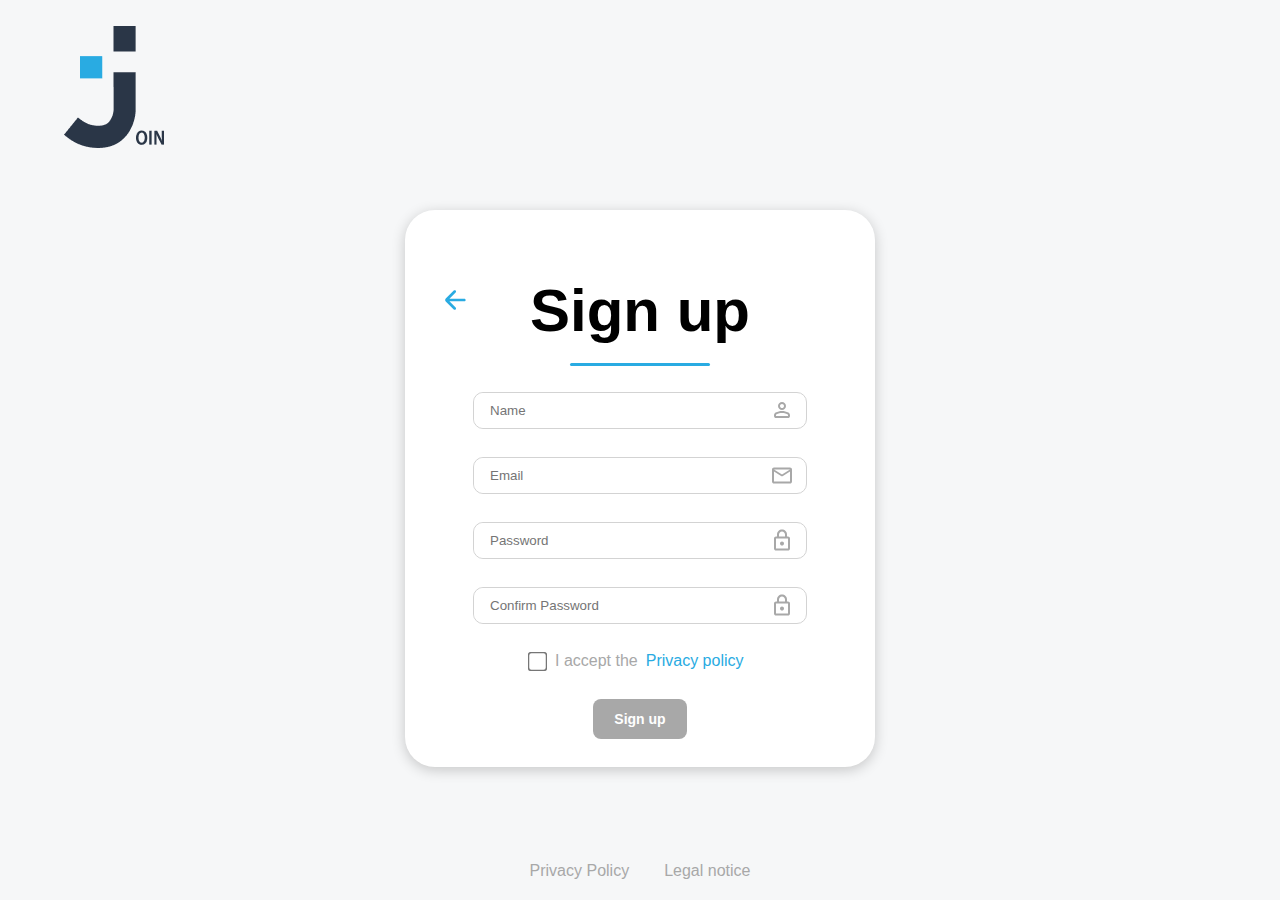
<file: html/signUp.html>
<!DOCTYPE html>
<html lang="en">
  <head>
    <meta charset="UTF-8" />
    <meta name="viewport" content="width=device-width, initial-scale=1.0" />
    <link rel="icon" type="image/png" href="/assets/img/logo_white.png" />
    <link rel="stylesheet" href="/standard.css" />
    <link rel="stylesheet" href="/css/signUp.css" />
    <link rel="stylesheet" href="/css/animation.css" />
    <link rel="stylesheet" href="/responsiv/signUp-responsiv.css" />
    <script src="/script/animation.js"></script>
    <script src="/script/signUp.js"></script>
    <script src="/script/database.js"></script>
    <script src="/script/contacts.js"></script>
    <title>Join</title>
  </head>
  <body id="registrationBody">
    <header class="d-flex-x">
      <section class="header width100">
        <div class="sign-up-header">
          <img src="/assets/img/logo_blue.png" alt="Logo" />
        </div>
      </section>
    </header>
    <main id="registrationMain">
      <section class="d-flex width100 content">
        <div class="sign-up-container d-flex-x">
          <div>
            <div class="arrow">
              <a href="/index.html"
                ><img
                  id="stop"
                  src="/assets/icon/arrow-left-line.svg"
                  alt="Back"
              /></a>
            </div>
            <div class="register-headline width100">
              <h1>Sign up</h1>
              <div class="underline"></div>
            </div>
          </div>
          <div>
            <form onsubmit="registrationUser(); return false;">
              <div>
                <div class="input-content">
                  <input
                    oninput="validateForm(); validateName()"
                    onblur="validateName()"
                    class="input"
                    placeholder="Name"
                    type="text"
                    id="name"
                  />
                  <img src="/assets/icon/person.svg" alt="Text" />
                </div>
                <div id="errorName" class="msg-box msg-span d-none">
                  <span>Please enter a valid name</span>
                </div>
              </div>
              <div>
                <div class="input-content">
                  <input
                    oninput="validateForm(); checkEmailFormat()"
                    onblur="checkEmailFormat()"
                    class="input"
                    placeholder="Email"
                    type="email"
                    id="email"
                  />
                  <img src="/assets/icon/mail.svg" alt="Email" />
                </div>
                <div id="errorMail" class="msg-box msg-span d-none">
                  <span>Please enter a valid email address</span>
                </div>
              </div>
              <div>
                <div id="inputPassword" class="input-content">
                  <input
                    oninput="validateForm(); validateInputValue(); passwortInput(); validatePassword()"
                    onblur="validatePassword()"
                    class="input"
                    placeholder="Password"
                    type="password"
                    id="password"
                  />
                  <img
                    id="passwordImage"
                    onclick="togglePasswordVisibility('password')"
                    src="/assets/icon/lock.svg"
                    alt="Lock"
                  />
                </div>
                <div id="errorPassword" class="msg-box msg-span d-none">
                  <span>Password must be at least 5 characters long</span>
                </div>
              </div>
              <div>
                <div id="inputConfirmPassword" class="input-content">
                  <input
                    onkeyup="validateForm(); validateInputValue(); confirmInput()"
                    class="input"
                    placeholder="Confirm Password"
                    type="password"
                    id="confirmPassword"
                  />
                  <img
                    id="confirmPasswordImage"
                    onclick="togglePasswordVisibility('confirmPassword')"
                    src="/assets/icon/lock.svg"
                    alt="Lock"
                  />
                </div>
                <div id="error" class="msg-box d-none">
                  <span>Your password don`t match. Please try again</span>
                </div>
              </div>
              <div class="checkbox d-flex-y">
                <input
                  onchange="validateForm()"
                  id="checkbox"
                  type="checkbox"
                /><span class="grey">I accept the</span>
                <span
                  ><a class="blue" href="/html/privacy-guest.html">Privacy policy</a
                  ></span
                >
              </div>
              <div class="d-flex-x">
                <button id="registrationButton" class="disable-btn" disabled>
                  Sign up
                </button>
              </div>
            </form>
          </div>
        </div>
        <div id="popUp" class="registration-popup d-flex d-none">
          <div class="popup-content d-flex">
            <span>You Signed Up successfully</span>
          </div>
        </div>
      </section>
    </main>
    <footer class="d-flex-x">
      <section class="content">
        <div class="info-notice d-flex">
          <a href="/html/privacy-guest.html">Privacy Policy</a>
          <a href="/html/legalnotice-guest.html">Legal notice</a>
        </div>
      </section>
    </footer>
  </body>
</html>
</file>
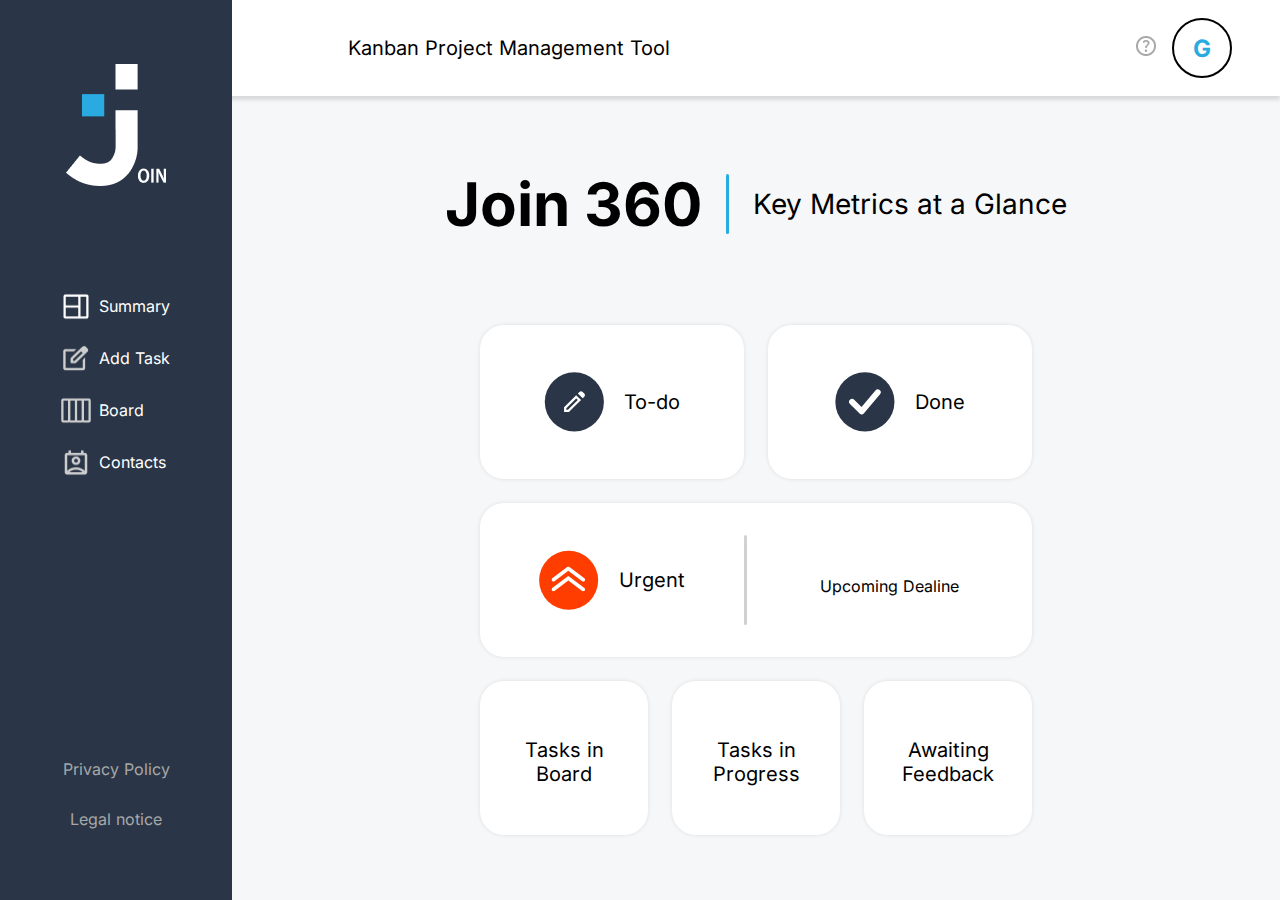
<file: html/summary.html>
<!DOCTYPE html>
<html lang="en">
  <head>
    <meta charset="UTF-8" />
    <meta name="viewport" content="width=device-width, initial-scale=1.0" />
    <link rel="icon" type="image/png" href="/assets/img/logo_white.png" />
    <link rel="stylesheet" href="/standard.css" />
    <link rel="stylesheet" href="/css/header.css" />
    <link rel="stylesheet" href="/css/sidebar.css" />
    <link rel="stylesheet" href="/css/fonts.css" />
    <link rel="stylesheet" href="/css/summary.css" />
    <link rel="stylesheet" href="/responsiv/header_responsiv.css" />
    <link rel="stylesheet" href="/responsiv/sidebar_responsiv.css" />
    <link rel="stylesheet" href="/responsiv/summary_responsiv.css" />
    <script defer src="/script/include.js"></script>
    <script defer src="/script/sidebar.js"></script>
    <script src="/script/summary.js"></script>
    <script src="/script/database.js"></script>
    <script src="/script/header.js"></script>
    <script src="/script.js"></script>
    <title>Join</title>
  </head>
  <body onresize="animationSummaryResponsive()" onload="includeHTML(); onloadFuncSummary()">
    <header>
      <section>
        <div w3-include-html="header.html"></div>
      </section>
    </header>
    <aside>
      <section>
        <div w3-include-html="sidebar.html"></div>
      </section>
    </aside>
    <main>
      <section class="summary-container">
        <div id="header-summary" class="header-summary d-flex-y">
          <h1 class="headline-summary">Join 360</h1>
          <div class="vertical-line-blue"></div>
          <span class="headline-right">Key Metrics at a Glance</span>
          <div class="horizontal-line-blue d-none"></div>
        </div>
        <div class="main-summary d-flex-y">
          <div id="ctn-tasks-summary" class="ctn-tasks-summary d-flex">
            <div class="main-summary-top d-flex">
              <a
                href="/html/board.html#ctn-cards-todo"
                class="summary-done d-flex ctn-tasks gap-20 ctn-task-middle"
              >
                <img
                  id="img-pencil"
                  class="img img-pencil"
                  src="/assets/img/pencilDark.svg"
                  alt="Image Pencil"
                />
                <div class="summary-task d-flex">
                  <span id="summary-todo-counter" class="counter"></span>
                  <span class="text-counter">To-do</span>
                </div>
              </a>
              <a
                href="/html/board.html#ctn-cards-done"
                class="summary-done d-flex ctn-tasks gap-20 ctn-task-middle"
              >
                <img
                  id="imgCheck"
                  class="img img-check"
                  src="/assets/img/checkDark.svg"
                  alt="imageCheck"
                />
                <div class="summary-task d-flex">
                  <span id="summary-done-counter" class="counter"></span>
                  <span class="text-counter">Done</span>
                </div>
              </a>
            </div>
            <div class="main-summary-middle d-flex ctn-tasks ctn-task-large">
              <a
                href="/html/board.html"
                class="main-summary-middle-left d-flex gap-20"
              >
                <img
                  id="img-check"
                  class="img"
                  src="/assets/img/urgent.svg"
                  alt="imageUrgent"
                />
                <div class="summary-task d-flex">
                  <span id="summary-urgent-counter" class="counter"></span>
                  <span class="text-counter">Urgent</span>
                </div>
              </a>
              <div class="vertical-line-grey"></div>
              <a
                href="/html/board.html"
                id="main-summary-middle-right"
                class="main-summary-middle-right d-flex"
              >
                <span
                  id="date-upcoming-deadline"
                  class="date-upcoming-deadline"
                ></span>
                <span class="text-deadline">Upcoming Dealine</span>
              </a>
            </div>
            <div class="main-summary-bottom d-flex">
              <a
                href="/html/board.html"
                class="summary-tasks-in-board d-flex ctn-tasks ctn-task-smal task-bottom-summary"
              >
                <span id="tasks-in-board-counter" class="counter"></span>
                <span class="text-counter">Tasks in <br />Board</span>
              </a>
              <a
                href="/html/board.html#ctn-cards-in-progress"
                class="summary-tasks-in-progress d-flex ctn-tasks ctn-task-smal task-bottom-summary"
              >
                <span id="tasks-in-progress-counter" class="counter"></span>
                <span class="text-counter">Tasks in<br />Progress</span>
              </a>
              <a
                href="/html/board.html#ctn-cards-await-feedback"
                class="summary-feedback d-flex ctn-tasks ctn-task-smal task-bottom-summary"
              >
                <span id="feedback-counter" class="counter"></span>
                <span class="text-counter">Awaiting<br />Feedback</span>
              </a>
            </div>
          </div>
          <div
            id="greeting-summary"
            class="greeting-summary greeting-hide d-flex"
          >
            <div class="ctn-greeting d-flex-x">
              <span id="daytime-greeting" class="daytime-greeting"></span>
              <span id="user-greeting" class="user-greeting"></span>
            </div>
          </div>
        </div>
      </section>
    </main>
  </body>
</html>
</file>
<file: css/animation.css>
.animation {
  display: flex;
  justify-content: center;
  align-items: center;
  width: 100%;
  height: 100vh;
  position: absolute;
  z-index: -1;
}

.animation-content {
  display: flex;
  justify-content: center;
  align-items: center;
  animation: hide-Container 1.2s ease-in-out 0.3s forwards;
}

.animation-content img {
  width: 65%;
  padding: 30px;
  animation: logo-Change 0.2s ease-in-out 0.3s forwards;
}

.animation-mobil {
  display: flex;
  justify-content: center;
  align-items: center;
  width: 100%;
  height: 100vh;
  position: absolute;
  z-index: -1;
  background-color: var(--darkblue);
  animation: background-Change 1.2s ease-in-out 0.3s forwards;
}

.animation-content-mobil {
  display: flex;
  justify-content: center;
  align-items: center;
  animation: Container-mobil 1.2s ease-in-out 0.3s forwards;
}

.animation-content-mobil img {
  width: 40%;
  padding: 30px;
  animation: logo-Change-Mobil 0.2s ease-in-out 0.3s forwards;
}

.animation-stopped .animation-content {
  transform: translate(-42vw, -39vh);
  transition: none;
  animation-play-state: paused;
}

.animation-mobil-stopped .animation-content-mobil {
  transform: translate(-35vw, -42vh);
  transition: none;
  animation-play-state: paused;
}

.animation.stopped img {
  content: url('/assets/img/logo_blue.png');
}

@keyframes logo-Change {
  0% {
    content: url('/assets/img/logo_white.png');
  }

  100% {
    content: url('/assets/img/logo_blue.png');
  }
}

@keyframes hide-Container {
  0% {
    transform: translate(0, 0);
  }

  100% {
    transform: translate(-42vw, -39vh);
  }
}

@keyframes background-Change {
  0% {
    background-color: var(--darkblue);
  }

  100% {
    background-color: transparent;
  }
}

@keyframes logo-Change-Mobil {
  0% {
    content: url('/assets/img/logo_white.png');
  }

  100% {
    content: url('/assets/img/logo_blue.png');
  }
}

@keyframes Container-mobil {
  0% {
    transform: translate(0, 0);
  }

  100% {
    transform: translate(-35vw, -42vh);
  }
}
</file>
<file: standard.css>
body, html {
  overflow-x: hidden;
}

body {
  margin: 0;
  box-sizing: border-box;
  scroll-behavior: smooth;
  background-color: var(--lightgrey);
  font-family: 'Inter', sans-serif;
}

:root {
  --darkblue: #2a3647;
  --darkblueMenu: #091931;
  --lightblue: #29abe2;
  --blue: #0038ff;
  --bluelight: #1fd7c1;
  --textwhite: #ffffff;
  --textblack: #000000;
  --middlegrey: #d1d1d1;
  --lightgrey: #f6f7f8;
  --red: #ff3d00;
  --bluehover: #29ABE2;
  --green: #7ae229;
  --orange: #ffa800;
  --grey: #A8A8A8;
  --bluegrey: #2e3d51;
}


.headerline {
  font-size: 60px;
  font-weight: 700;
}

.btn {
  border-radius: 10px;
  padding-left: 8px;
  padding-right: 8px;
}

.d-flex {
  display: flex;
  justify-content: center;
  align-items: center;
}

.width100 {
  width: 100%;
}

.height100 {
  height: 100%;
}

.d-flex-x {
  display: flex;
  justify-content: center;
}

.d-flex-y {
  display: flex;
  align-items: center;
}

.d-none {
  display: none !important;
}

.border-unset {
  border: unset;
}

.padding-left20 {
  padding-left: 20px;
}

.padding-right20 {
  padding-right: 20px;
}

.padding20 {
  padding: 20px;
}

.margin0 {
  margin: 0;
}

a {
  text-decoration: none;
}

.headline {
  font-size: 60px;
  font-weight: 700;
}

content {
  max-width: 1440px;
}

body {
  --sb-track-color: transparent;
  --sb-thumb-color: var(--middlegrey);
  --sb-size: 5px;
  --sb-horizontal-size: 5px;
}

body::-webkit-scrollbar {
  width: var(--sb-size);
  height: var(--sb-horizontal-size);
}

body::-webkit-scrollbar-track {
  background: var(--sb-track-color);
  border-radius: 0px;
}

body::-webkit-scrollbar-thumb {
  background: var(--sb-thumb-color);
  border-radius: 16px;
}

::-webkit-scrollbar {
  width: var(--sb-size);
  height: var(--sb-horizontal-size);
}

::-webkit-scrollbar-track {
  background: var(--sb-track-color);
  border-radius: 0px;
}

::-webkit-scrollbar-thumb {
  background: var(--middlegrey);
  border-radius: 16px;
}

@supports not selector(::-webkit-scrollbar) {
  body {
    scrollbar-color: var(--sb-thumb-color) var(--sb-track-color);
  }
}
</file>
<file: css/login.css>
#loginBody {
  display: flex;
  flex-direction: column;
  height: 100vh;
}

.login-header {
  display: flex;
  justify-content: end;
  padding: 32px 64px 0px;
}

.sign-up-content {
  gap: 35px;
  height: 49px;
}

.sign-up-content a {
  display: flex;
  justify-content: center;
  align-items: center;
  background-color: var(--darkblue);
  height: 49px;
  width: 91px;
  border-radius: 8px;
  font-weight: 700;
  color: var(--textwhite);
}

.sign-up-content a:hover {
  transform: scale(1.01);
  background-color: var(--bluehover);
  filter: drop-shadow(0px 4px 2px rgba(0, 0, 0, 0.3));
}

.login-section {
  flex: 1;
}

.login {
  flex-direction: column;
  margin-top: 54px;
  width: 470px;
  border-radius: 30px;
  box-shadow: 0px 3px 14px rgba(0, 0, 0, 0.2);
  background-color: white;
}

.login-content {
  display: flex;
  flex-direction: column;
  align-items: center;
  padding-bottom: 26px;
}

.login-content h1 {
  margin: 0;
  padding-top: 30px;
  padding-bottom: 18px;
  font-size: 60px;
  font-weight: 700;
}

.underline {
  width: 60px;
  height: 3px;
  background-color: var(--lightblue);
  border-radius: 2px;
}

form {
  display: flex;
  flex-direction: column;
  gap: 28px;
  padding: 0 68px 28px;
}

.checkbox {
  padding-left: 24px;
  gap: 8px;
}

.checkbox input {
  transform: scale(1.5);
  cursor: pointer;
}

.login-buttons {
  display: flex;
  gap: 35px;
  padding-bottom: 30px;
}

.login-in {
  background-color: var(--darkblue);
  height: 40px;
  width: 94px;
  border-radius: 8px;
  font-size: 14px;
  font-weight: 700;
  color: var(--textwhite);
  cursor: pointer;
}

.login-in:hover {
  transform: scale(1.01);
  background-color: var(--bluehover);
  filter: drop-shadow(0px 4px 2px rgba(0, 0, 0, 0.3));
  border: none;
}

.guest-log {
  background-color: var(--textwhite);
  height: 38px;
  width: 140px;
  border: 1px solid black;
  border-radius: 8px;
  font-size: 14px;
  font-weight: 700;
  color: var(--darkblue);
}

.guest-log:hover {
  transform: scale(1.01);
  color: var(--bluehover);
  filter: drop-shadow(0px 4px 2px rgba(0, 0, 0, 0.3));
  border-color: var(--bluehover);
} 

.info-notice {
  margin-top: 80px;
  padding-bottom: 20px;
  display: flex;
  gap: 35px;
}

.info-notice a {
  color: var(--grey);
}

.info-notice a:hover {
  color: var(--lightblue);
  transform: scale(1.06);
}
</file>
<file: css/signUp.css>
#registrationBody {
  display: flex;
  flex-direction: column;
  height: 100vh;
}

.header {
  max-width: 1920px !important;
}

#registrationMain {
  display: flex;
  justify-content: center;
  align-items: center;
  flex: 1;
}

.sign-up-header {
  display: flex;
  justify-content: space-between;
  padding: 26px 64px 0px;
}

.sign-up-container {
  flex-direction: column;
  margin-top: 46px;
  width: 470px;
  border-radius: 30px;
  box-shadow: 0px 3px 14px rgba(0, 0, 0, 0.2);
  background-color: white;
}

.arrow {
  position: relative;
  top: 74px;
  left: 34px;
  width: 7%;
}

.register-headline {
  display: flex;
  flex-direction: column;
  align-items: center;
  padding-bottom: 26px;
}

.content h1 {
  margin: 0;
  padding-top: 30px;
  padding-bottom: 18px;
  font-size: 60px;
  font-weight: 700;
}

.underline {
  width: 140px;
  height: 3px;
  background-color: var(--lightblue);
  border-radius: 2px;
}

form {
  display: flex;
  flex-direction: column;
  gap: 28px;
  padding: 0 68px 28px;
}

.input-content {
  display: flex;
  justify-content: space-between;
  align-items: center;
  border: 1px solid lightgray;
  border-radius: 10px;
}

.input-content img {
  padding-right: 12px;
  cursor: pointer;
}

.input-content input {
  width: 100%;
  border: none !important;
}

.input {
  border-radius: 10px;
  padding: 10px 16px;
  border: 1px solid lightgrey;
  cursor: pointer;
  outline: none;
}

.msg-box {
  margin: 0px;
  border-color: var(--red) !important;
}

.msg-span {
  margin-top: 8px;
  font-size: 12px;
  border-color: var(--red) !important;
  color: var(--red);
}

.checkbox {
  padding-left: 54px;
  gap: 8px;
}

.checkbox input {
  transform: scale(1.5);
  cursor: pointer;
}

.grey {
  color: var(--grey);
}

.blue {
  cursor: pointer;
  color: var(--lightblue);
}

.blue:hover {
  transform: scale(1.04);
  text-decoration: underline;
  text-underline-offset: 4px;
}

.disable-btn {
  background-color: var(--grey);
  height: 40px;
  width: 94px;
  border-radius: 8px;
  font-size: 14px;
  font-weight: 700;
  color: var(--textwhite);
  border: none;
}

.sign-up-btn {
  background-color: var(--darkblue);
  height: 40px;
  width: 94px;
  border-radius: 8px;
  font-size: 14px;
  font-weight: 700;
  color: var(--textwhite);
  cursor: pointer;
}

.sign-up-btn:hover {
  transform: scale(1.01);
  background-color: var(--bluehover);
  filter: drop-shadow(0px 4px 2px rgba(0, 0, 0, 0.3));
  border: none;
}

.info-notice {
  margin-top: 80px;
  padding-bottom: 20px;
  display: flex;
  gap: 35px;
}

.info-notice a {
  color: var(--grey);;
}

.info-notice a:hover {
  color: var(--lightblue);
  transform: scale(1.06);
}

.registration-popup {
  position: absolute;
  width: 100%;
  height: 100%;
  animation: registration-successfull 0.4s ease-in-out 0s 1 normal forwards;
}

@keyframes registration-successfull {
	0% {
		opacity: 0;
		transform: translateY(250px);
	}

	100% {
		opacity: 1;
		transform: translateY(0);
	}
}

.popup-content {
  background-color: var(--darkblue);
  color: var(--textwhite);
  width: 240px;
  height: 40px;
  padding: 10px;
  border-radius: 20px;
}
</file>
<file: responsiv/login-responsiv.css>
@media (max-width: 1000px) {
  .animation-content img {
    width: 40%;
  }

  .login-header {
    display: none;
  }

  .login-mobil {
    display: flex !important;
    justify-content: center;
    margin-top: 20px;
  }

  .login-section {
    margin-top: 88px;
  }

  .login {
    width: 390px;
  }

  form {
    padding: 0 20px 7px;
  }

  .login-buttons {
    flex-direction: column;
    align-items: center;
    gap: 16px;
  }

  .login-in {
    width: 140px;
  }

  .login-in:hover {
    transform: none;
    background-color: var(--darkblue);
    filter: none;
  }

  .guest-log:hover {
    transform: none;
    color: var(--darkblue);
    filter: none;
    border-color: var(--darkblue);
  }

  .sign-up-content a:hover {
    transform: none;
    background-color: var(--darkblue);
    filter: none;
  }

  .info-notice {
    margin-top: 40px;
  }

  .info-notice a:hover {
    color: var(--grey);
    transform: none;
  }
}

@media (max-width: 430px) {

  .login {
    width: 300px;
  }

  .login-content h1 {
    font-size: 46px;
  }

  .login-in {
    width: 120px;
  }

  .login-buttons a {
    width: 120px;
  }

  .sign-up-content a {
    height: 40px;
  }
}
</file>
<file: css/header.css>
header {
    background-color: white;
    box-shadow: 0px 4px 4px 0px #00000010;
}

.max-content {
    max-width: 1662px;
}

.header-content {
    display: flex;
    justify-content: space-between;
    align-items: center;
    height: 96px;
    padding-right: 40px;
    padding-left: 348px;
    background-color: var(--textwhite);
    font-size: 20px;
    font-weight: 400;
    color: black;
}

.mobile-logo {
    display: none;
}

.header-right {
    display: flex;
    align-items: center;
    width: 104px;
    height: 56px;
    gap: 16px;
    cursor: pointer;
}

.header-right img:hover {
    transform: scale(1.2);
}

.user-letter {
    display: flex;
    justify-content: center;
    align-items: center;
    border: 2px solid black;
    border-radius: 100%;
    width: 56px;
    height: 56px;
}

.user-letter img {
    width: 56px;
    height: 56px;
    border-radius: 100%;
    object-fit: cover;
    object-position: top;
}

.user-letter img:hover {
    transform: scale(1);
} 

.user-letter h2 {
    display: flex;
    justify-content: center;
    align-items: center;
    width: 28px;
    height: 14px;
    color: #29ABE2;
    font-size: 24px;
}

.user-letter h2:hover {
    background-color: var(--lightgrey);
}

.logout-menu {
    position: absolute;
    right: 20px;
    display: flex;
    flex-direction: column;
    align-items: center;
    gap: 8px;
    background-color: var(--darkblue);
    padding: 10px;
    border-radius: 15px 0px 15px 15px;
    z-index: 1000;
}

.logout {
    width: 150px;
    text-align: center;
    padding: 8px 16px;
}

.show-logout-mobile {
    position: absolute;
    z-index: 999;
    right: 20px;
    display: flex;
    flex-direction: column;
    align-items: center;
    gap: 8px;
    background-color: var(--darkblue);
    padding: 10px;
    border-radius: 15px 0px 15px 15px;
    animation: show 0.5s ease 0s 1 normal forwards;
}

@keyframes show {
    0% {
        opacity: 0;
        transform: translateX(100%);
    }

    100% {
        opacity: 1;
        transform: translateX(0);
    }

}

.exit-logout-mobile {
    animation: end 0.5s ease 0s 1 normal forwards;
}

@keyframes end {
    0% {
        opacity: 1;
        transform: translateX(0px);
    }

    100% {
        opacity: 0;
        transform: translateX(100%);
    }
}

.logout:hover {
    background-color: var(--bluegrey);
}

.logout a {
    width: 100%;
    font-weight: 400;
    color: var(--grey);
    cursor: pointer;
}
</file>
<file: css/sidebar.css>
.sidebar-content {
  position: fixed;
  top: 0;
  display: flex;
  flex-direction: column;
  justify-content: space-between;
  align-items: center;
  width: 232px;
  height: 100vh;
  background-color: var(--darkblue);
}

.sidebar-guest {
  position: fixed;
  top: 0;
  display: flex;
  flex-direction: column;
  justify-content: space-between;
  align-items: center;
  width: 232px;
  height: 100vh;
  background-color: var(--darkblue);
}

.logo {
  flex-direction: column;
  gap: 90px;
  padding-top: 64px;
}

.sidebar-menu {
  width: 100%;
  gap: 15px;
  padding: 0;
}

.menu-content {
  display: flex;
  align-items: center;
  color: var(--textwhite);
  gap: 8px;
  width: 100%;
}

.menu-content:hover {
  background-color: var(--bluegrey);
}

.active {
  background-color: #091931 !important;
  color: white;
}

.menu-content img {
  width: 30px;
  height: 30px;
}

.menu-content p {
  width: 72px;
  font-size: 16px;
  font-weight: 400;
}

.info {
  flex-direction: column;
  gap: 15px;
  padding-bottom: 64px;
}

.info a {
  display: flex;
  align-items: center;
  justify-content: center;
  width: 100%;
  height: 35px;
  font-size: 16px;
  font-weight: 400;
  color: var(--grey);
}

.info p {
  margin: 0;
  font-size: 16px;
  font-weight: 400;
}

.info p:hover {
  color: var(--lightblue);
  transform: scale(1.06);
}
</file>
<file: css/fonts.css>
/* inter-200 - latin */
@font-face {
    font-display: swap;
    /* Check https://developer.mozilla.org/en-US/docs/Web/CSS/@font-face/font-display for other options. */
    font-family: 'Inter';
    font-style: normal;
    font-weight: 200;
    src: url('/assets/fonts/inter-v18-latin-200.eot');
    /* IE9 Compat Modes */
    src: url('/assets/fonts/inter-v18-latin-200.eot?#iefix') format('embedded-opentype'),
        /* IE6-IE8 */
        url('/assets/fonts/inter-v18-latin-200.woff2') format('woff2'),
        /* Chrome 36+, Opera 23+, Firefox 39+, Safari 12+, iOS 10+ */
        url('/assets/fonts/inter-v18-latin-200.woff') format('woff'),
        /* Chrome 5+, Firefox 3.6+, IE 9+, Safari 5.1+, iOS 5+ */
        url('/assets/fonts/inter-v18-latin-200.ttf') format('truetype'),
        /* Chrome 4+, Firefox 3.5+, IE 9+, Safari 3.1+, iOS 4.2+, Android Browser 2.2+ */
        url('/assets/fonts/inter-v18-latin-200.svg#Inter') format('svg');
    /* Legacy iOS */
}

/* inter-regular - latin */
@font-face {
    font-display: swap;
    /* Check https://developer.mozilla.org/en-US/docs/Web/CSS/@font-face/font-display for other options. */
    font-family: 'Inter';
    font-style: normal;
    font-weight: 400;
    src: url('/assets/fonts/inter-v18-latin-regular.eot');
    /* IE9 Compat Modes */
    src: url('/assets/fonts/inter-v18-latin-regular.eot?#iefix') format('embedded-opentype'),
        /* IE6-IE8 */
        url('/assets/fonts/inter-v18-latin-regular.woff2') format('woff2'),
        /* Chrome 36+, Opera 23+, Firefox 39+, Safari 12+, iOS 10+ */
        url('/assets/fonts/inter-v18-latin-regular.woff') format('woff'),
        /* Chrome 5+, Firefox 3.6+, IE 9+, Safari 5.1+, iOS 5+ */
        url('/assets/fonts/inter-v18-latin-regular.ttf') format('truetype'),
        /* Chrome 4+, Firefox 3.5+, IE 9+, Safari 3.1+, iOS 4.2+, Android Browser 2.2+ */
        url('/assets/fonts/inter-v18-latin-regular.svg#Inter') format('svg');
    /* Legacy iOS */
}

/* inter-600 - latin */
@font-face {
    font-display: swap;
    /* Check https://developer.mozilla.org/en-US/docs/Web/CSS/@font-face/font-display for other options. */
    font-family: 'Inter';
    font-style: normal;
    font-weight: 600;
    src: url('/assets/fonts/inter-v18-latin-600.eot');
    /* IE9 Compat Modes */
    src: url('/assets/fonts/inter-v18-latin-600.eot?#iefix') format('embedded-opentype'),
        /* IE6-IE8 */
        url('/assets/fonts/inter-v18-latin-600.woff2') format('woff2'),
        /* Chrome 36+, Opera 23+, Firefox 39+, Safari 12+, iOS 10+ */
        url('/assets/fonts/inter-v18-latin-600.woff') format('woff'),
        /* Chrome 5+, Firefox 3.6+, IE 9+, Safari 5.1+, iOS 5+ */
        url('/assets/fonts/inter-v18-latin-600.ttf') format('truetype'),
        /* Chrome 4+, Firefox 3.5+, IE 9+, Safari 3.1+, iOS 4.2+, Android Browser 2.2+ */
        url('/assets/fonts/inter-v18-latin-600.svg#Inter') format('svg');
    /* Legacy iOS */
}

/* inter-700 - latin */
@font-face {
    font-display: swap;
    /* Check https://developer.mozilla.org/en-US/docs/Web/CSS/@font-face/font-display for other options. */
    font-family: 'Inter';
    font-style: normal;
    font-weight: 700;
    src: url('/assets/fonts/inter-v18-latin-700.eot');
    /* IE9 Compat Modes */
    src: url('/assets/fonts/inter-v18-latin-700.eot?#iefix') format('embedded-opentype'),
        /* IE6-IE8 */
        url('/assets/fonts/inter-v18-latin-700.woff2') format('woff2'),
        /* Chrome 36+, Opera 23+, Firefox 39+, Safari 12+, iOS 10+ */
        url('/assets/fonts/inter-v18-latin-700.woff') format('woff'),
        /* Chrome 5+, Firefox 3.6+, IE 9+, Safari 5.1+, iOS 5+ */
        url('/assets/fonts/inter-v18-latin-700.ttf') format('truetype'),
        /* Chrome 4+, Firefox 3.5+, IE 9+, Safari 3.1+, iOS 4.2+, Android Browser 2.2+ */
        url('/assets/fonts/inter-v18-latin-700.svg#Inter') format('svg');
    /* Legacy iOS */
}

/* inter-800 - latin */
@font-face {
    font-display: swap;
    /* Check https://developer.mozilla.org/en-US/docs/Web/CSS/@font-face/font-display for other options. */
    font-family: 'Inter';
    font-style: normal;
    font-weight: 800;
    src: url('/assets/fonts/inter-v18-latin-800.eot');
    /* IE9 Compat Modes */
    src: url('/assets/fonts/inter-v18-latin-800.eot?#iefix') format('embedded-opentype'),
        /* IE6-IE8 */
        url('/assets/fonts/inter-v18-latin-800.woff2') format('woff2'),
        /* Chrome 36+, Opera 23+, Firefox 39+, Safari 12+, iOS 10+ */
        url('/assets/fonts/inter-v18-latin-800.woff') format('woff'),
        /* Chrome 5+, Firefox 3.6+, IE 9+, Safari 5.1+, iOS 5+ */
        url('/assets/fonts/inter-v18-latin-800.ttf') format('truetype'),
        /* Chrome 4+, Firefox 3.5+, IE 9+, Safari 3.1+, iOS 4.2+, Android Browser 2.2+ */
        url('/assets/fonts/inter-v18-latin-800.svg#Inter') format('svg');
    /* Legacy iOS */
}
</file>
<file: css/contact.css>
.contact-main {
    height: 70vh;
}

.contact-container {
    display: flex;
    margin-left: 688px; 
    padding: 20px;
    align-items: center;
}

form {
    justify-content: center;
}

.contact-detail-container {
    display: flex;
    flex-direction: column;
    padding-left: 10px;
}

.contact-details p {
    padding-top: 20px;
}

.contact-list {
    width: 456px;
    position: fixed;
    top: 100px; 
    left: 232px; 
    background-color: white;
    height: calc(100vh - 100px);
    overflow-y: auto; 
    padding-right: 10px;
    box-shadow: rgba(0, 0, 0, 0.08) 4px 0px 6px 0px;
    cursor: pointer;
}

.add-contact-container {
    position: sticky;
    top: 0;
    background-color: white; 
    padding-bottom: 20px;
    z-index: 1000; 
}

.contact-information {
    font-size: 21px;
}

.contacts {
    margin-top: 20px;
    height: 100vh;
}

.contact-group {
    margin-left: 40px;
    margin-right: 40px;
}

.contact-group h2 {
    font-size: 20px;
    font-weight: 300;
    margin-bottom: 5px;
    padding: 10px;
    margin-left: 16px;
}

.contact-group hr {
    border: none;
    border-top: 1px solid var(--middlegrey);
    margin-bottom: 10px;
}

.contact {
    display: flex;
    align-items: center;
    margin-bottom: 15px;
    padding: 16px;
}

.contact:hover {
    background-color: var(--lightgrey);
    border-radius: 10px;
}

.avatar {
    width: 40px;
    height: 40px;
    border-radius: 50%;
    display: inline-block;
    text-align: center;
    line-height: 40px;
    color: white;
    font-weight: 200;
    border: 1px solid white;
}

.avatar-details {
    width: 100px;
    height: 100px;
    border-radius: 50%;
    text-align: center;
    line-height: 100px; 
    color: white;
    font-weight: 200;
    border: 2px solid white; 
}

.contact-info {
    display: flex;
    flex-direction: column;
    margin-left: 20px;
}

.name {
    font-weight: 300;
    font-size: 21px;
    margin-bottom: 5px;
}

.email {
    width: 290px;
    overflow-x: hidden;
    text-overflow: ellipsis;
    color: var(--lightblue);
    font-size: 14px;
}

.contact-details {
    gap: 24px;
    display: none;
}

.contact-details p {
    font-size: 18px;
    color: var(--grey);
}

.vertical-line-blue {
    width: 3px;
    height: 60px;
    background-color: var(--lightblue);
    border-radius: 2px;
}

.headline-right {
    font-size: 28px;
}

.horizontal-line-blue {
    width: 120px;
    height: 3px;
    background-color: var(--lightblue);
    border-radius: 2px;
    display: none;
}

.overlay {
    display: none; 
    position: fixed; 
    top: 0;
    left: 0;
    width: 100%;
    height: 100%;
    background-color: rgba(0, 0, 0, 0.5); 
    z-index: 1000; 
    justify-content: center; 
    align-items: center; 
}

.overlay.show {
    display: flex; 
}

.overlay-content {
    background-color: white;
    border-radius: 20px;
    box-shadow: 0 4px 8px rgba(0, 0, 0, 0.2); 
    text-align: center; 
    display: flex;
    width: 900px;
    height: 450px;
}

.overlay-left {
    background-color: var(--darkblue);
    color: white;
    display: flex;
    justify-content: center;
    align-items: flex-start;
    flex-direction: column;
    border-radius: 20px 0 0 20px;
    width: 250px;
    padding-left: 30px;
    position: relative; 
}

.close-icon {
    position: absolute; 
    top: 20px;
    right: 20px;
    cursor: pointer;
    display: none;
    height: 20px !important;
    width: 20px !important;
}

.overlay-left img {
    height: 54px;
    width: auto;
}

.profil-wrapper {
    flex-direction: column;
    padding: 50px;
}

.profil-object {
    border-radius: 100%;
    object-fit: cover;
    object-position: top;
}

.profil-image{
    width: 110px;
    height: 110px;
}

.profil-image-list {
    width: 40px;
    height: 40px;
}

.input-image {
    position: relative;
    left: 35px;
    bottom: 30px;
    width: 40px;
    height: 40px;
    cursor: pointer;
}

input {
    display: block;
    margin: 5px 0;
    padding: 10px 40px 10px 10px;
    width: 95%;
    border: 1px solid #ccc;
    border-radius: 5px;
    background-repeat: no-repeat;
    background-position: right 10px center;
}

#add-name, #edit-name {
    background-image: url('/assets/icon/person.svg');
}

#add-email, #edit-email {
    background-image: url('/assets/icon/mail.svg');
}

#add-phone, #edit-phone {
    background-image: url('/assets/icon/phone.svg');
}

.contact-info-container {
    display: flex;
    flex-direction: column;
    justify-content: flex-start;
    align-items: flex-start;
    padding: 20px;
    background-color: #f4f4f4;
    border-left: 1px solid #ddd;
    width: 100%;
    max-width: 400px;
}

.contact-avatar {
    display: flex;
    justify-content: center;
    align-items: center;
    width: 100px;
    height: 100px;
    background-color: #e0e0e0;
    border-radius: 100%;
    font-size: 24px;
    color: white;
    margin-bottom: 20px;
}

.contact-avatar img {
    border-radius: 100%;
    object-fit: cover;
    object-position: top;
}

.contact-details p {
    font-size: 16px;
}

.contact-actions {
    margin-top: 10px;
    display: flex;
    justify-content: flex-start;
    align-items: flex-start;
}

.contact-rightheadline {
    flex-direction: row;
    justify-content: flex-start; 
    display: flex; 
    align-items: center;
}

.direction-column {
    display: flex;
    flex-direction: column;
}

.direction-row {
    display: flex;
    flex-direction: row;
}

.contact-email {
    display: inline-block;
    width: 300px;
    overflow-x: auto;
    color: var(--lightblue);
}

.contact-phone {
    color: black;
}

.contact-data {
    color: black;
    padding-bottom: 10px;
}

.contact-name {
    font-size: 36px;
}

.selected-contact {
    background-color: var(--darkblue);
    color: white;
    border-radius: 10px;
}

.selected-contact .name {
    color: white;
}

.contact.selected-contact:hover {
    background-color: var(--darkblue); 
    cursor: default; 
}

.contact-overlay-initials {
    display: flex;
    justify-content: center;
    align-items: center;
    width: 110px;
    height: 110px;
    background-color: #e0e0e0;
    border-radius: 100%;
    font-size: 24px;
    color: white;
}

@keyframes slide-in {
    0% {
        opacity: 0;
        transform: translateX(1000px);
    }

    100% {
        opacity: 1;
        transform: translateX(0);
    }
}

.slide-out {
    animation: slide-in 0.2s ease-in-out 0s 1 reverse forwards;
}

.slide-in {
    animation: slide-in 0.2s ease-in-out 0s 1 normal forwards;
}

.error-message {
    color: red;
    font-size: 10px;
    display: none;
    text-align: left;
}

input.invalid {
    border: 1px solid red;
}
</file>
<file: css/contact_assets.css>
.add-contact-btn {
    background-color: var(--darkblue);
    color: white;
    padding: 12px 30px;
    font-size: 20px;
    border-radius: 10px;
    cursor: pointer;
    margin-top: 20px;
    width: 360px;
    font-size: 20px;
    font-weight: 600;
    gap: 8px;
    border: none;
}

.add-contact-btn:hover {
    background-color: var(--lightblue);
}

.add-contact-btn img {
    margin-left: 7px;
}

button.cancel {
    background-color: white;
    border: 2px solid var(--darkblue);
    color: var(--darkblue);
    padding: 10px 20px;
    border-radius: 10px;
    cursor: pointer;
    font-size: 16px;
    font-weight: 600;
}

button.cancel img {
    padding-left: 8px;
}

button.cancel:hover {
    color: var(--lightblue);
    border: 2px solid var(--lightblue);
    box-shadow: 0 4px 8px rgba(0, 0, 0, 0.2), 0 6px 20px rgba(0, 0, 0, 0.19);
    transform: translateY(-1px); 
    transition: box-shadow 0.3s ease, transform 0.3s ease;
}

button.delete {
    background-color: white;
    border: 2px solid var(--darkblue);
    color: var(--darkblue);
    padding: 10px 20px;
    border-radius: 10px;
    cursor: pointer;
    font-size: 16px;
    font-weight: 600;
}

button.delete img {
    padding-left: 8px;
}

button.delete:hover {
    color: var(--lightblue);
    border: 2px solid var(--lightblue);
    box-shadow: 0 4px 8px rgba(0, 0, 0, 0.2), 0 6px 20px rgba(0, 0, 0, 0.19);
    transform: translateY(-1px); 
    transition: box-shadow 0.3s ease, transform 0.3s ease;
}

.close-black-icon {
    height: 15px;
    position: relative;
    top: 40px;
    left: 100px;
}

.close-black-add-icon {
    height: 15px;
    position: relative;
    top: 40px;
    left: 60px;
}

button.create-contact {
    background-color: var(--darkblue);
    color: white;
    padding: 10px 20px;
    border-radius: 10px;
    border: none;
    cursor: pointer;
    font-size: 16px;
    font-weight: 600;
}

button.create-contact img {
    padding-left: 8px;
}

button.create-contact:hover {
    background-color: var(--lightblue);
    box-shadow: 0 4px 8px rgba(0, 0, 0, 0.2), 0 6px 20px rgba(0, 0, 0, 0.19);
    transform: translateY(-1px); 
    transition: box-shadow 0.3s ease, transform 0.3s ease;
}

button.save-changes {
    background-color: var(--darkblue);
    color: white;
    padding: 10px 20px;
    border-radius: 10px;
    border: none;
    cursor: pointer;
    font-size: 16px;
    font-weight: 600;
}

button.save-changes img {
    padding-left: 8px;
}

button.save-changes:hover {
    background-color: var(--lightblue);
    box-shadow: 0 4px 8px rgba(0, 0, 0, 0.2), 0 6px 20px rgba(0, 0, 0, 0.19);
    transform: translateY(-1px); 
    transition: box-shadow 0.3s ease, transform 0.3s ease;
}

.edit-btn, .delete-btn {
    background-color: var(--lightgrey);
    padding: 10px 20px !important;
    margin-right: 10px !important;
    gap: 8px !important;
}

.contacts-button {
    display: flex; 
    gap: 5px;
    margin-top: 25px;
}

.delete-btn:hover {
    color: var(--lightblue);
}

.delete-btn:hover img {
    content: url('../assets/img/delete_blue.png');
}

.edit-btn:hover {
    color: var(--lightblue);
}

.edit-btn:hover img {
    content: url('../assets/img/edit_blue.png')
}

.close-btn {
    background-color: transparent;
    border: none;
    font-size: 24px;
    position: absolute; 
    right: 40px;
    top: 130px;
    cursor: pointer;
    color: #000;
    display: none;
}

#edit-points-btn {
    position: fixed;
    bottom: 100px;
    right: 20px;
    background-color: var(--darkblue);
    border: none;
    border-radius: 50%;
    cursor: pointer;
  }
  
  #edit-btn, #delete-btn {
    position: fixed;
    bottom: 170px; 
    right: 20px;
    display: none; 
    padding: 10px;
    opacity: 0;
    cursor: pointer;
  }

  #edit-btn {
    bottom: 178px !important;
    border-radius: 10px 10px 0 0;
    width: 84px;
  }

  #delete-btn {
    border-radius: 0 0 0 10px;
  }
  
  #edit-btn.show, #delete-btn.show {
    display: flex;
    opacity: 1;
    transform: translateY(-10px); 
  }
  
  #delete-btn {
    bottom: 140px; 
  }

  #edit-points-btn img {
    height: 14px;
    padding: 10px;
  }
</file>
<file: responsiv/contacts_responsiv.css>
@media (max-width: 1120px) {
    .headline {
        font-size: 48px !important;
        margin: 0;
        padding-left: 20px;
    }

    .headline-right {
        font-size: 16px;
        padding-bottom: 10px;
    }

    .contact-name {
        font-size: 24px;
    }

    .contact-rightheadline {
        flex-direction: column;
        align-items: flex-start;
    }

    .vertical-line-blue {
        display: none;
    }

    .horizontal-line-blue {
        display: block;
        margin-bottom: 20px;
        margin-left: 20px;
    }

    .contact-actions button {
        margin: 0;
    }

    .contact-list {
        width: 430px;
    }

    .contact-container {
        margin-left: 645px;
    }

}

@media (max-width: 1050px) {
    .edit-btn,
    .delete-btn {
        padding: 10px !important;
        margin-right: 0 !important;
    }
}

@media (max-width: 1000px) {
    .contact-detail-container {
        display: none;
    }

    .details-contact-name {
        display: flex;
        justify-content: center;
        padding-bottom: 15px;
    }

    .contact-container {
        margin: 0;
        display: flex;
        justify-content: flex-start;

    }

    .contact-list {
        width: 100%;
        left: 0;
        top: 70px;
        height: calc(100vH - 142px);
    }

    .contact-group {
        padding-left: 70px;
        padding-right: 70px;
    }

    .horizontal-line-blue {
        margin-left: 0;
    }

    .contact-email {
        width: 200px;
    }
}

@media (min-width: 1000px) {
    #edit-btn,
    #delete-btn {
        position: static;
        display: flex;
        align-items: center;
        opacity: 1;
        transform: none;
    }

    #edit-points-btn {
        display: none;
    }

    .close-btn img {
        display: none;
    }

    .contact-list {
        display: block !important;
    }
}

@media (max-width: 880px) {
    .close-black-add-icon {
        left: 30px;
    }
}

@media (max-width: 840px) {
    .close-black-icon {
        left: 70px;
    }

    .close-black-add-icon {
        left: -10px;
    }

    input {
        width: 80%;
    }

    .button.create-contact {
        padding: 0 !important;
    }
}


@media (max-width: 800px) {
    .edit-overlay-middle {
        padding: 10px;
    }

    .profil-image {
        padding: 10px;
    }

    .input-image {
        left: 30px;
        bottom: 35px;
    }
}

@media (max-width: 730px) {
    .email {
        width: 200px;
    }

    button.create-contact {
        padding: 10px;
    }

    button.cancel {
        padding: 10px;
    }
}

@media (max-width: 720px) {
    .overlay-content {
        flex-direction: column;
        width: 350px;
        height: auto;
        padding-bottom: 20px;
    }

    .overlay-left {
        border-radius: 20px 20px 0 0;
        padding-bottom: 60px;
        padding-top: 30px;
        width: auto;
    }

    .overlay-left h1 {
        margin: 0;
        padding-top: 30px;
    }

    .overlay-left p {
        margin: 0;
        padding-bottom: 10px;
    }

    .overlay-left img {
        display: none;
    }

    .profil-image {
        position: absolute;
        left: 50%;
        transform: translateX(-50%);
        width: 100px;
        height: 100px;
        padding: 0;
    }

    .input-image {
        top: 40px;
    }

    .edit-overlay-middle {
        padding: 0;
    }

    .edit-overlay-middle span {
        position: absolute;
        left: 50%;
        transform: translateX(-50%);
        width: 100px;
        height: auto;
        z-index: 2;
        padding: 0;
    }

    form {
        padding-top: 60px;
        display: flex;
        align-items: flex-start;
        align-items: center;
        justify-content: center;
        width: 100%;
    }

    .close-icon {
        display: block !important;
    }

    button.cancel {
        display: none;
    }

    .close-black-icon {
        display: none;
    }

    .close-black-add-icon {
        display: none;
    }

    input {
        width: 100%;
    }

    .input-container {
        display: flex;
        align-items: center;
        justify-content: center;
        width: 80%;
        flex-direction: column;
    }
}

@media (max-width: 580px) {
    .add-contact-container {
        display: none;
        padding: 0;
    }

    .add-contact-btn {
        position: fixed;
        bottom: 80px;
        right: 20px;
        width: 60px;
        height: 60px;
        border-radius: 50%;
        padding: 0;
        font-size: 0;
        background-color: var(--darkblue);
    }

    .add-contact-btn img {
        margin: 0;
        width: 30px;
        height: 30px;
    }
}

@media (max-width: 500px) {
    .email {
        width: 180px;
    }

    .contact-group {
        padding-left: 10px;
        padding-right: 10px;
    }

    .contact-avatar {
        width: 80px;
        height: 80px;
    }
}

@media (max-width: 375px) {
    .email {
        width: 130px;
        font-size: 10px;
    }

    .overlay-content {
        height: auto;
    }

    .headline {
        font-size: 36px !important;
    }

    .add-contact-btn {
        width: 45px;
        height: 45px;
    }

    .contacts-button {
        margin-bottom: 5px;
    }

    .name {
        font-size: 16px;
    }

    .contact-avatar {
        width: 65px;
        height: 65px;
        font-size: 16px;
    }
}
</file>
<file: responsiv/header_responsiv.css>
@media (max-width: 1000px) {
  .max-content {
    position: relative !important;
  }

  .header-headline {
    display: none;
  }

  .header-content {
    padding-right: 0px;
    padding-left: 20px;
    height: 72px;
  }

  .mobile-logo {
    display: block;
  }

  .mobile-logo img {
    height: 40px;
  }

  .header-right {
    width: 80px;
    justify-content: center;
  }

  .header-right a {
    display: none;
  }

  .user-letter {
    width: 40px;
    height: 40px;
  }

  .show-logout-mobile {
    top: 77px;
  }

  h2#user-initial {
    font-size: 20px;
  }
}
</file>
<file: css/policy.css>
main {
    margin-left: 232px;
    padding: 32px 64px;
    max-width: 1440px;
}

.headline-legal {
    display: flex;
    flex-direction: row;
    justify-content: space-between;
    align-items: center;
}

.vector-legal {
    padding: 10px;
    cursor: pointer;
}

.vector-legal:hover {
    border: 1px solid var(--lightblue);
}

.legalnotice-infos p{
    margin: 0;
}
</file>
<file: responsiv/policy_responsiv.css>
@media (max-width: 1000px) {
    main {
        height: 75vh;
        overflow-y: scroll;
        margin-left: 0px;
    }
}

@media (max-width: 540px) {
    .headline {
        font-size: 45px !important;
    }
}

@media (max-width: 470px) {
    main {
        height: 75vh;
        padding: 20px;
    }
}

@media (max-width: 470px) {
    .headline {
    font-size: 37px !important;
    }
}
</file>
<file: css/policy_guest.css>
main {
  margin-left: 232px;
  padding: 32px 64px;
  max-width: 1440px;
}

.headline-legal {
  display: flex;
  flex-direction: row;
  justify-content: space-between;
  align-items: center;
}

.vector-legal {
  padding: 10px;
  cursor: pointer;
}

.vector-legal:hover {
  border: 1px solid var(--lightblue);
}

.legalnotice-infos p{
  margin: 0;
}
</file>
<file: responsiv/sidebar_responsiv.css>
@media (max-width: 1000px) {
  .sidebar-section {
    position: absolute;
    bottom: 0;
    width: 100%;
    height: 70px;
    z-index: 1;
    background-color: var(--darkblue);
  }

  .sidebar-guest {
    display: none;
  }

  .sidebar-content {
    position: absolute;
    bottom: 0;
    width: 100%;
    height: 100%;
  }

  .image-sidebar {
    display: none;
  }

  .logo {
    padding: 0;
    height: 100%;
  }

  .sidebar-menu {
    display: flex;
    align-items: center;
    height: 100%;
  }

  .menu-link p {
    margin: 0;
  }

  .info p {
    margin: 0;
  }

  .menu-link {
    display: flex;
    justify-content: center;
    height: 100%;
  }

  .menu-content {
    display: flex;
    flex-direction: column;
    width: 50%;
    height: 100%;
    gap: 8px;
    border-radius: 14px;
  }

  .menu-content p {
    margin: 0;
    text-align: center;
  }

  .menu-content:hover {
    background-color: inherit;
  }

  .info {
    display: none;
  }

}

@media (max-width: 780px) {
  .menu-content {
    width: 70%;
  }
}

@media (max-width: 500px) {
  .menu-content {
    width: 100%;
  }
}

@media (max-width: 400px) {
  .sidebar-menu {
    gap: 0;
  }

  .menu-content img {
    width: 25px;
    height: 25px;
  }

  .menu-content p {
    font-size: 13px;
  }
}
</file>
<file: responsiv/policy_guest_responsiv.css>
@media (max-width: 1000px) {
  main {
      overflow-y: scroll;
      margin-left: 0px;
  }
}

@media (max-width: 540px) {
  .headline {
      font-size: 45px !important;
  }
}

@media (max-width: 470px) {
  main {
      padding: 20px;
  }
}

@media (max-width: 470px) {
  .headline {
  font-size: 37px !important;
  }
}
</file>
<file: responsiv/signUp-responsiv.css>
@media (max-width: 1000px) {
  .blue:hover {
    text-decoration: none;
  }

  .info-notice a:hover {
    color: var(--grey);
    transform: none;
  }
}

@media (max-width: 560px) {
  .sign-up-header {
    padding: 16px 16px 0px;
  }

  .sign-up-header img {
    width: 62px;
  }

  .sign-up-container {
    width: 300px;
  }

  .arrow {
    left: 16px;
  }

  .register-headline h1 {
    font-size: 40px;
  }

  form {
    padding: 0 13px 28px;
  }

  .checkbox {
    display: flex;
    justify-content: center;
    padding: 0;
  }
}
</file>
<file: css/summary.css>
body,
html {
    height: 100%;
    width: 100%;
}

body {
    display: flex;
    flex-direction: column;
}

main {
    margin-left: 232px;
    padding: 32px 64px;
    max-width: 1440px;
    flex-grow: 1;
    overflow-y: auto;
}

a {
    color: inherit;
}

.header-summary {
    gap: 24px;
}

.headline-summary {
    font-size: 60px;
    font-weight: 700;
}

.vertical-line-blue {
    width: 3px;
    height: 60px;
    background-color: var(--lightblue);
    border-radius: 2px;
}

.headline-right {
    font-size: 28px;
}

.horizontal-line-blue {
    width: 120px;
    height: 3px;
    background-color: var(--lightblue);
    border-radius: 2px;
}

.vertical-line-grey {
    width: 3px;
    height: 90px;
    background-color: var(--middlegrey);
    border-radius: 2px;
}

.ctn-tasks-summary {
    flex-direction: column;
    min-width: 552px;
    gap: 24px;
}

.ctn-tasks {
    background-color: var(--textwhite);
    border-radius: 24px;
    transition: background-color 0.3s ease, transform 0.3s ease;
    box-shadow: 0 0 4px rgba(0, 0, 0, 0.1);
}

.ctn-tasks:hover {
    cursor: pointer;
    background-color: var(--darkblue);
    color: white;
    transform: scale(1.04);
}

.ctn-tasks img {
    transition: transform 0.3s ease;
}

.ctn-tasks:hover .img-pencil {
    content: url('/assets/img/pencilLight.svg');
}

.ctn-tasks:hover .img-check {
    content: url('/assets/img/checkLight.svg');
}

.gap-20 {
    gap: 20px;
}

.ctn-task-smal {
    width: 33%;
    height: 154px;
}

.ctn-task-middle {
    width: 50%;
    height: 154px;
}

.ctn-task-large {
    width: 100%;
    height: 154px;
}

.counter {
    font-size: 48px;
    font-weight: 600;
}

.main-summary-top {
    width: 100%;
    gap: 24px;
}

.img {
    width: 60px;
}

.summary-task {
    flex-direction: column;
}

.main-summary-bottom {
    width: 100%;
    justify-content: space-between;
    gap: 24px;
}

.task-bottom-summary {
    flex-direction: column;
    gap: 8px;
}

.text-counter {
    font-size: 20px;
    text-align: center;
}

.main-summary-middle-left {
    width: 264px;
}

.date-upcoming-deadline {
    font-weight: 600;
    font-size: 20px;
}

.main-summary-middle-right {
    flex: 1;
    flex-direction: column;
    gap: 12px;
    justify-content: baseline;
}

.ctn-greeting {
    flex-direction: column;
    align-items: flex-start;
    padding-left: 64px;
}

.daytime-greeting {
    font-size: 40px;
}

.user-greeting {
    font-size: 48px;
    color: var(--lightblue);
    font-weight: 600;
}
</file>
<file: responsiv/summary_responsiv.css>
@media (max-width: 1280px) {
    .greeting-summary {
        opacity: 1;
        height: calc(100vh - 300px);
        width: 100%;
    }

    .ctn-greeting {
        align-items: center;
        padding: 0;
    }

    .header-summary,
    .ctn-tasks-summary {
        display: none;
    }

    .header-summary {
        justify-content: flex-start;
        align-items: flex-start;
    }

    .hidden {
        display: none;
    }

    .summary-container {
        display: flex;
        flex-direction: column;
        align-items: center;
    }

    @keyframes showAndHide {
        0% {
            opacity: 1;
        }

        70% {
            opacity: 1;
        }

        100% {
            opacity: 0;
        }
    }

    @keyframes fadeIn {
        0% {
            opacity: 0;
        }

        100% {
            opacity: 1;
        }
    }

    .fade-in {
        animation: fadeIn 0.3s ease-in-out forwards;
    }

    .greeting-hide {
        animation: showAndHide 2s forwards;
    }

}

@media (max-width: 1000px) {
    main {
        margin-left: 0;
    }

    .main-summary {
        justify-content: center;
    }

    .header-summary {
        justify-content: center;
    }

    .summary-container {
        display: block;

    }
}

@media (max-width: 800px) {
    main {
        padding: 32px;
        margin-bottom: 100px;
        overflow-y: scroll;
    }

    .headline-summary {
        font-size: 52px;
    }

    .headline-right {
        font-size: 20px;
    }

    .counter {
        font-size: 36px;
    }
}

@media (max-width: 620px) {
    .ctn-tasks-summary {
        min-width: 100%;
    }

    .header-summary.d-flex-y {
        flex-direction: column;
        align-items: flex-start;
        gap: 6px;
    }

    .vertical-line-blue {
        display: none;
    }

    h1.headline-summary {
        margin: 0;
    }

    .horizontal-line-blue.d-none {
        display: block !important;
        margin-bottom: 24px;
        height: 2px;
        width: 80px;
    }

    .headline-right {
        margin-bottom: 8px;
        font-size: 16px;
    }

    .main-summary-middle-left {
        width: 47%;
    }

    .text-counter {
        font-size: 16px;
    }

    .ctn-tasks {
        height: 124px;
    }

    .date-upcoming-deadline {
        font-size: 20px;
    }

    .text-deadline {
        font-size: 16px;
    }

    a#main-summary-middle-right {
        padding: 0 6px;
        text-align: center;
    }

    .vertical-line-grey {
        height: 55px;
        width: 1px;
    }
}

@media (max-width: 450px) {
    main {
        padding: 24px 16px;
        margin-bottom: 60px;
        overflow-y: auto;
    }

    .ctn-tasks-summary {
        min-width: 552px;
    }

    .header-summary.d-flex-y {
        flex-direction: column;
        align-items: flex-start;
        gap: 6px;
    }

    .vertical-line-blue {
        display: none;
    }

    h1.headline-summary {
        margin: 0;
        font-size: 32px;
    }

    .horizontal-line-blue.d-none {
        display: block !important;
        margin-bottom: 24px;
    }

    .headline-right {
        margin-bottom: 4px;
    }

    .ctn-tasks-summary {
        min-width: 100%;
        gap: 12px;
    }

    .main-summary-middle-left {
        width: 47%;
    }

    .img {
        width: 23%;
        min-width: 35px !important;
    }

    .counter {
        font-size: 24px
    }

    .text-counter {
        font-size: 16px;
    }

    .ctn-tasks {
        height: 76px;
    }

    .date-upcoming-deadline {
        font-size: 16px;
    }

    .text-deadline {
        font-size: 16px;
    }

    a#main-summary-middle-right {
        padding: 0 6px;
        text-align: center;
    }

    .ctn-task-smal {
        gap: 0px;
    }

    .vertical-line-grey {
        height: 55px;
        width: 1px;
    }

    .main-summary-bottom {
        gap: 16px;
    }

    .main-summary-top {
        gap: 16px;
    }

    .daytime-greeting {
        font-size: 28px;
    }

    .user-greeting {
        font-size: 32px;
    }
}
</file>
